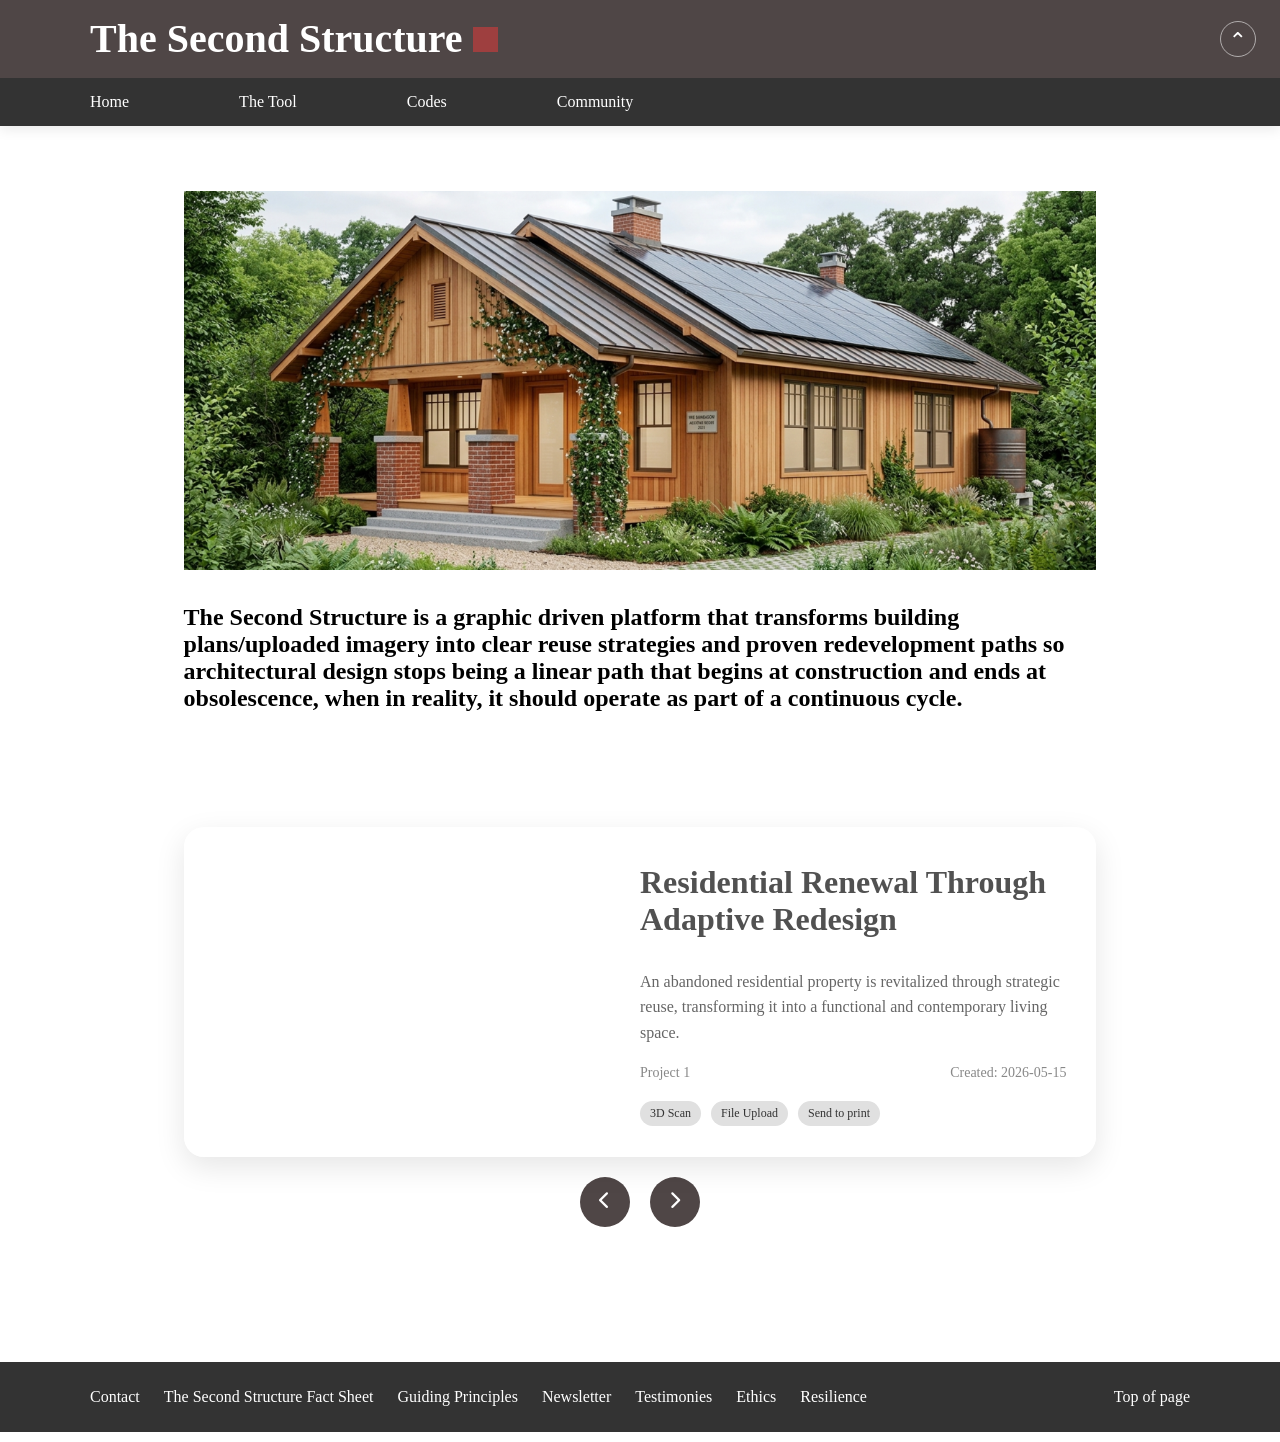
<file: index.html>
<!DOCTYPE html>
<html lang="en">
<!--sets the document code and language-->
<head>
<meta charset="utf-8" />
<meta name="viewport" content="width=device-width, initial-scale=1" />
<!--no idea but its in the instructors "cheat sheet" so I'm just leaving it in-->
<link rel="stylesheet" href="Home page.style.css">
<link rel="stylesheet" href="https://cdnjs.cloudflare.com/ajax/libs/font-awesome/6.5.1/css/all.min.css" integrity="sha512-DTOQO9RWCH3ppGqcWaEA1BIZOC6xxalwEsw9c2QQeAIftl+Vegovlnee1c9QX4TctnWMn13TZye+giMm8e2LwA==" crossorigin="anonymous" referrerpolicy="no-referrer" />
<!--<link rel="html" href="Tool_index.html"-->

<!-- as a note also ask chris how to use code such as [if (window.innerWidth < 768) {
  window.location.href = "mobile.html"; or the css version @media 
  for when the creation of the phone version become nedded]-->

  <!-- this was answered use the referenced bootstrap code, mainly the html cited in the mix and match-->

</head>

<body id="top">
<!-- -->    
    <div class="parent">
        <div class="sticky-header">
            <div class="div1">
                <h1><strong>The Second Structure</strong>
                    <span class="div1-content"></span>
                    </h1>
                <button class="nav-collapse-toggle" type="button" aria-label="Toggle navigation" aria-expanded="true">
                    <span class="nav-collapse-icon" aria-hidden="true">&#8964;</span>
                </button>
            </div>

            <div class="div2"><ul>
                <li><a href="index.html">Home</a></li>
               <!-- <li><a href="#The Tool">The Tool</a></li>-->
                <li><a href="Tool_index.html">The Tool</a></li>
                <li><a href="Codes_index.html">Codes</a></li>
                <li><a href="Community_index.html">Community</a></li>
               
              </ul>

            <!--<button type="button">Click Me!</button>-->
            </div>
        </div>

        <div class="div2a"></div>
        <!-- div2a is a spacer between the nav bar and the first content row -->

        <div class="div3"><img src="Images/Hero shot_Remodeled abandoned house.png" alt="Remodeled abandoned house"></div>
        <div class="div4"><h2>The Second Structure is a graphic driven platform that transforms building plans/uploaded imagery 
            into clear reuse strategies and proven redevelopment paths so architectural design stops being a linear path that 
            begins at construction and ends at obsolescence, when in reality, it should operate as part of a continuous cycle. </h2></div>

       <!-- <div class="div3"><img src="images/reuse building 1.png" alt="reuse building 1"></div>
         <!-- <img> is a self-closing tag for images (no closing tag needed)-->

        <!--<div class="div4"><p>Sorem ipsum dolor sit amet, consectetur adipiscing elit. Etiam eu turpis molestie, 
            dictum est a, mattis tellus. Sed dignissim, metus nec fringilla accumsan, risus sem sollicitudin lacus, 
            ut interdum tellus elit sed risus. Maecenas eget condimentum velit, sit amet feugiat lectus. Class aptent
             taciti sociosqu ad litora torquent per conubia nostra, per inceptos himenaeos. Praesent auctor purus luctus
             enim egestas, ac scelerisque ante pulvinar. Donec ut rhoncus ex. Suspendisse ac rhoncus nisl, eu tempor urna. 
             Curabitur vel bibendum lorem. Morbi convallis convallis diam sit amet lacinia. </p></div>

        <div class="div5">Sorem ipsum dolor sit amet, consectetur adipiscing elit. Etiam eu turpis molestie, 
            dictum est a, mattis tellus. Sed dignissim, metus nec fringilla accumsan, risus sem sollicitudin lacus, 
            ut interdum tellus elit sed risus. Maecenas eget condimentum velit, sit amet feugiat lectus. Class aptent
             taciti sociosqu ad litora torquent per conubia nostra, per inceptos himenaeos. Praesent auctor purus luctus
             enim egestas, ac scelerisque ante pulvinar. Donec ut rhoncus ex. Suspendisse ac rhoncus nisl, eu tempor urna. 
             Curabitur vel bibendum lorem. Morbi convallis convallis diam sit amet lacinia.</div>

        <div class="div6"><img src="images/reuse building 2.png" alt="reuse building 2"></div>
        <!-- its likely not working when you fix it becuase using the same image probably is doubling the the css code
         reuse building 2-->

        <div class="div5"></div>
        <!-- div7 is the buffer space between the top content and the carousel -->

        <div class="div20">
            <div class="ps-container">
                <div class="ps-card-container">
                    <!-- Cards will be dynamically inserted here -->
                </div>
                <div class="ps-controls">
                    <button class="ps-prev-btn" type="button" aria-label="Previous project"><i class="fas fa-chevron-left"></i></button>
                    <button class="ps-next-btn" type="button" aria-label="Next project"><i class="fas fa-chevron-right"></i></button>
                </div>
            </div>
        </div>

        <div class="div16"></div>
        <div class="div17"></div>
        <footer class="site-footer">
            <nav class="footer-links" aria-label="Footer links">
                <a href="mailto:hello@thesecondstructure.org">Contact</a>
                <a href="#">The Second Structure Fact Sheet</a>
                <a href="#">Guiding Principles</a>
                <a href="#">Newsletter</a>
                <a href="#">Testimonies</a>
                <a href="#">Ethics</a>
                <a href="#">Resilience</a>
            </nav>
            <a class="footer-top-link" href="#top">Top of page</a>
        </footer>
        <!-- so the way the flexbox works is that it creates a grid of 7 columns and 23 rows, 
         and then it places the divs in the grid in the order they are written in the html file-->

    </div>

<script src="java for Home page.js" defer></script>
</body>
</html>
</file>
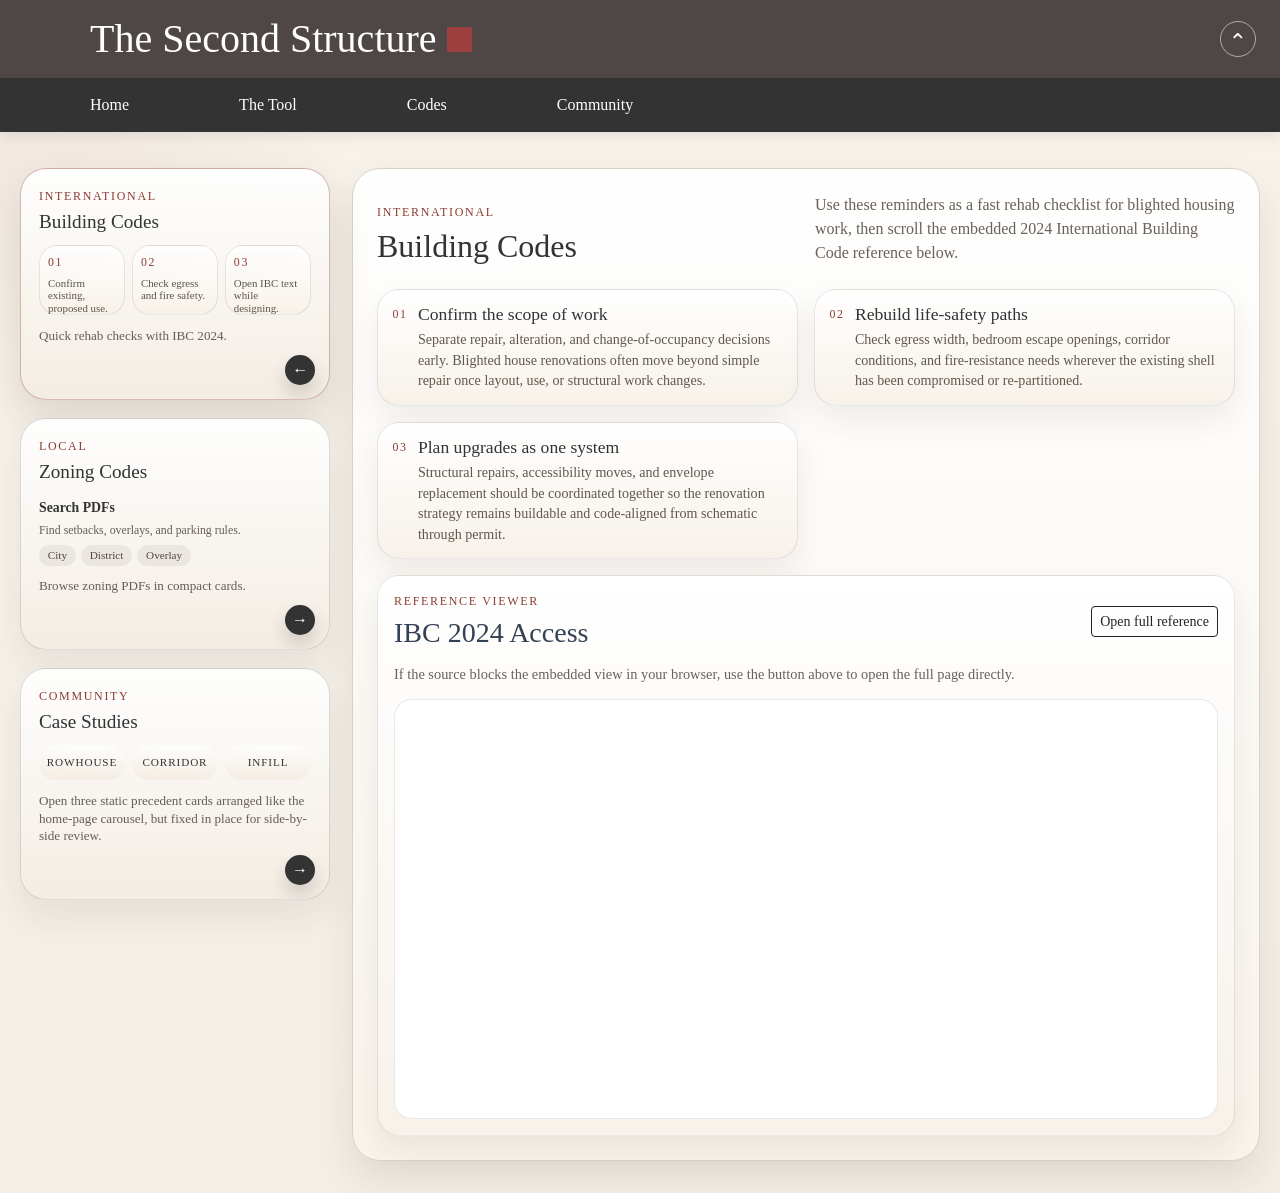
<file: Codes_index.html>
<!doctype html>
<html lang="en">
<head>
  <meta charset="utf-8">
  <meta name="viewport" content="width=device-width, initial-scale=1">
  <title>Codes to know when Iterating</title>
  <link rel="stylesheet" href="https://cdn.jsdelivr.net/npm/bootstrap@5.3.3/dist/css/bootstrap.min.css">
  <link rel="stylesheet" href="Codes_Style.css">
</head>
<body>
    <!---------------------------Nav bar starts------------------------->
    <div class="sticky-header">
      <div class="div1">
        <h1>
          The Second Structure
          <span class="div1-content"></span>
        </h1>
        <button class="nav-collapse-toggle" type="button" aria-label="Toggle navigation" aria-expanded="true">
          <span class="nav-collapse-icon" aria-hidden="true">&#8964;</span>
        </button>
      </div>
  
      <div class="div2">
        <ul>
          <li><a href="index.html">Home</a></li>
          <li><a href="Tool_index.html">The Tool</a></li>
          <li><a href="Codes_index.html">Codes</a></li>
          <li><a href="Community_index.html">Community</a></li>
        
        </ul>
      </div>
    </div>
    <!---------------------------Nav bar ends------------------------->
  
  <!---------------------------Upload Rail Portion starts------------------------->
    <div class="div2b"></div>
  
    <main class="tool-shell">
      <aside class="tool-rail" aria-label="Code reference panels">
        <section class="tool-menu active" data-panel="codes-panel">
          <div class="tool-menu-body">
            <div class="tool-menu-header">
              <p class="tool-menu-kicker">International</p>
              <h2 class="tool-menu-title">Building Codes</h2>
            </div>

            <div class="tool-menu-preview reference-preview" aria-hidden="true">
              <div class="reference-preview-grid">
                <article class="reference-preview-note">
                  <span class="reference-preview-step">01</span>
                  <p>Confirm existing, proposed use.</p>
                </article>
                <article class="reference-preview-note">
                  <span class="reference-preview-step">02</span>
                  <p>Check egress and fire safety.</p>
                </article>
                <article class="reference-preview-note">
                  <span class="reference-preview-step">03</span>
                  <p>Open IBC text while designing.</p>
                </article>
              </div>
            </div>

            <div class="tool-menu-copy">
              <p>Quick rehab checks with IBC 2024.</p>
            </div>
          </div>

          <button class="rail-arrow" type="button" data-open-panel="codes-panel" aria-label="Open Building Codes panel">
            <span>&rarr;</span>
          </button>
        </section>
  <!---------------------------Upload Rail Portion ends------------------------->

  <!---------------------------Artboard Rail Portion starts------------------------->
        <section class="tool-menu" data-panel="zoning-panel">
          <div class="tool-menu-body">
            <div class="tool-menu-header">
              <p class="tool-menu-kicker">Local</p>
              <h2 class="tool-menu-title">Zoning Codes</h2>
            </div>

            <div class="tool-menu-preview zoning-preview" aria-hidden="true">
              <div class="zoning-preview-window">
                <div class="zoning-preview-copy">
                  <strong>Search PDFs</strong>
                  <p>Find setbacks, overlays, and parking rules.</p>
                </div>
                <div class="zoning-preview-tags">
                  <span>City</span>
                  <span>District</span>
                  <span>Overlay</span>
                </div>
              </div>
            </div>

            <div class="tool-menu-copy">
              <p>Browse zoning PDFs in compact cards.</p>
            </div>
          </div>

          <button class="rail-arrow" type="button" data-open-panel="zoning-panel" aria-label="Open Zoning Codes panel">
            <span>&rarr;</span>
          </button>
        </section>
  <!---------------------------Artboard Rail Portion ends------------------------->

  <!---------------------------Renders Portion starts------------------------->
        <section class="tool-menu" data-panel="case-studies-panel">
          <div class="tool-menu-body">
            <div class="tool-menu-header">
              <p class="tool-menu-kicker">Community</p>
              <h2 class="tool-menu-title">Case Studies</h2>
            </div>

            <div class="tool-menu-preview case-preview" aria-hidden="true">
              <div class="case-preview-columns">
                <span class="case-preview-strip">Rowhouse</span>
                <span class="case-preview-strip">Corridor</span>
                <span class="case-preview-strip">Infill</span>
              </div>
            </div>

            <div class="tool-menu-copy">
              <p>Open three static precedent cards arranged like the home-page carousel, but fixed in place for side-by-side review.</p>
            </div>
          </div>

          <button class="rail-arrow" type="button" data-open-panel="case-studies-panel" aria-label="Open Case Studies panel">
            <span>&rarr;</span>
          </button>
        </section>
      </aside>
      <!---------------------------Renders Rail Portion ends------------------------->

  <!---------------------------Upload Body Portion starts------------------------->
      <section class="tool-detail" aria-live="polite">
        <div class="detail-panel active" id="codes-panel">
          <div class="detail-panel-inner div2c">
            <div class="codes-reference-shell">
              <div class="codes-reference-header">
                <div>
                  <p class="panel-kicker">International</p>
                  <h2>Building Codes</h2>
                </div>
                <p class="panel-copy">Use these reminders as a fast rehab checklist for blighted housing work, then scroll the embedded 2024 International Building Code reference below.</p>
              </div>

              <div class="codes-reference-layout">
                <section class="codes-guidance-grid" aria-label="Building code guidance for blighted house renovations">
                  <article class="code-guidance-card">
                    <p class="code-guidance-step">01</p>
                    <h3>Confirm the scope of work</h3>
                    <p>Separate repair, alteration, and change-of-occupancy decisions early. Blighted house renovations often move beyond simple repair once layout, use, or structural work changes.</p>
                  </article>

                  <article class="code-guidance-card">
                    <p class="code-guidance-step">02</p>
                    <h3>Rebuild life-safety paths</h3>
                    <p>Check egress width, bedroom escape openings, corridor conditions, and fire-resistance needs wherever the existing shell has been compromised or re-partitioned.</p>
                  </article>

                  <article class="code-guidance-card">
                    <p class="code-guidance-step">03</p>
                    <h3>Plan upgrades as one system</h3>
                    <p>Structural repairs, accessibility moves, and envelope replacement should be coordinated together so the renovation strategy remains buildable and code-aligned from schematic through permit.</p>
                  </article>
                </section>

                <section class="codes-embed-panel" aria-labelledby="ibcViewerTitle">
                  <div class="codes-embed-header">
                    <div>
                      <p class="panel-kicker">Reference Viewer</p>
                      <h3 id="ibcViewerTitle">IBC 2024 Access</h3>
                    </div>
                    <a class="btn btn-outline-dark btn-sm" href="https://codes.iccsafe.org/content/IBC2024P1" target="_blank" rel="noreferrer">Open full reference</a>
                  </div>
                  <p class="codes-embed-note">If the source blocks the embedded view in your browser, use the button above to open the full page directly.</p>
                  <iframe class="codes-embed-frame" src="https://codes.iccsafe.org/content/IBC2024P1" title="International Building Code 2024 reference"></iframe>
                </section>
              </div>
            </div>
          </div>
        </div>
  <!---------------------------Upload Body Portion end------------------------->

  <!---------------------------Artboard Body Portion starts------------------------->
        <div class="detail-panel" id="zoning-panel">
          <div class="detail-panel-inner div3">
            <div class="zoning-shell">
              <div class="zoning-header">
                <div>
                  <p class="panel-kicker">Local</p>
                  <h2>Zoning Codes</h2>
                </div>
                <p class="panel-copy">Search a starter library of official zoning PDFs and code references. The results stay in small window-style cards so you can scan multiple jurisdictions at once.</p>
              </div>

              <div class="zoning-toolbar">
                <label class="zoning-search-bar" for="zoningSearchInput">
                  <span class="visually-hidden">Search zoning PDFs</span>
                  <input type="search" id="zoningSearchInput" placeholder="Search by city, district, overlay, setbacks, parking, adaptive reuse...">
                </label>
                <p class="zoning-result-count" id="zoningResultCount" aria-live="polite"></p>
              </div>

              <div class="zoning-results" id="zoningResults"></div>
            </div>
          </div>
        </div>
  <!---------------------------Artboard Body Portion ends------------------------->

  <!---------------------------Renders Body Portion starts------------------------->
        <div class="detail-panel" id="case-studies-panel">
          <div class="detail-panel-inner div4">
            <div class="case-studies-shell">
              <div class="case-studies-header">
                <div>
                  <p class="panel-kicker">Community</p>
                  <h2>Case Studies</h2>
                </div>
                <p class="panel-copy">Three static precedent cards.</p>
              </div>

              <div class="case-study-columns" aria-label="Community case studies">
                <article class="case-study-card">
                  <img class="case-study-media" src="Images/Front face render.png" alt="Rowhouse stabilization and interior reset case study image">
                  <div class="case-study-body">
                    <p class="case-study-index">Case 01</p>
                    <h3>Rowhouse Stabilization + Interior Reset</h3>
                    <p>A vacant residential shell is retained, reinforced, and reorganized into a code-compliant home with clearer egress, upgraded envelope work, and phased interior rebuilding.</p>
                    <div class="case-study-meta">
                      <span>Residential</span>
                      <span>Rehab</span>
                      <span>Phased Work</span>
                    </div>
                    <div class="case-study-links">
                      <a href="https://codes.iccsafe.org/content/IBC2024P1" target="_blank" rel="noreferrer">Code Lens</a>
                      <a href="Tool_index.html">Open Tool</a>
                    </div>
                  </div>
                </article>

                <article class="case-study-card">
                  <img class="case-study-media" src="Images/Project 1_Corridor Live-Work Conversion.png" alt="Corridor live work conversion case study image">
                  <div class="case-study-body">
                    <p class="case-study-index">Case 02</p>
                    <h3>Corridor Live/Work Conversion</h3>
                    <p>A distressed storefront is adapted into a mixed-use prototype that pairs ground-floor community activity with upper-level residential reuse and tighter frontage controls.</p>
                    <div class="case-study-meta">
                      <span>Mixed-Use</span>
                      <span>Main Street</span>
                      <span>Overlay</span>
                    </div>
                    <div class="case-study-links">
                      <a href="https://codes.baltimorecity.gov/us/md/cities/baltimore/ordinances/2025/25-015" target="_blank" rel="noreferrer">Policy Note</a>
                      <a href="Tool_index.html">Design Tool</a>
                    </div>
                  </div>
                </article>

                <article class="case-study-card">
                  <img class="case-study-media" src="Images/reuse plot 1.png" alt="Infill house on a reclaimed lot case study image">
                  <div class="case-study-body">
                    <p class="case-study-index">Case 03</p>
                    <h3>Infill House on a Reclaimed Lot</h3>
                    <p>A long-vacant parcel becomes a small infill residence shaped by local setbacks, lot width, and neighborhood character controls, with zoning guiding the early massing decisions.</p>
                    <div class="case-study-meta">
                      <span>Infill</span>
                      <span>Setbacks</span>
                      <span>Zoning Fit</span>
                    </div>
                    <div class="case-study-links">
                      <a href="https://www.phila.gov/media/20260213170558/ZONING-QUICK-GUIDE_feb-2026.pdf" target="_blank" rel="noreferrer">Zoning PDF</a>
                      <a href="Index Home Page.html">Home</a>
                    </div>
                  </div>
                </article>
              </div>
            </div>
          </div>
        </div>
      </section>
    </main>
  <!---------------------------Renders Body Portion Ends------------------------->

    <script src="Codes_Script.js" defer></script>
    <script src="https://cdn.jsdelivr.net/npm/bootstrap@5.3.3/dist/js/bootstrap.bundle.min.js"></script>
  </body>
  </html>
</file>
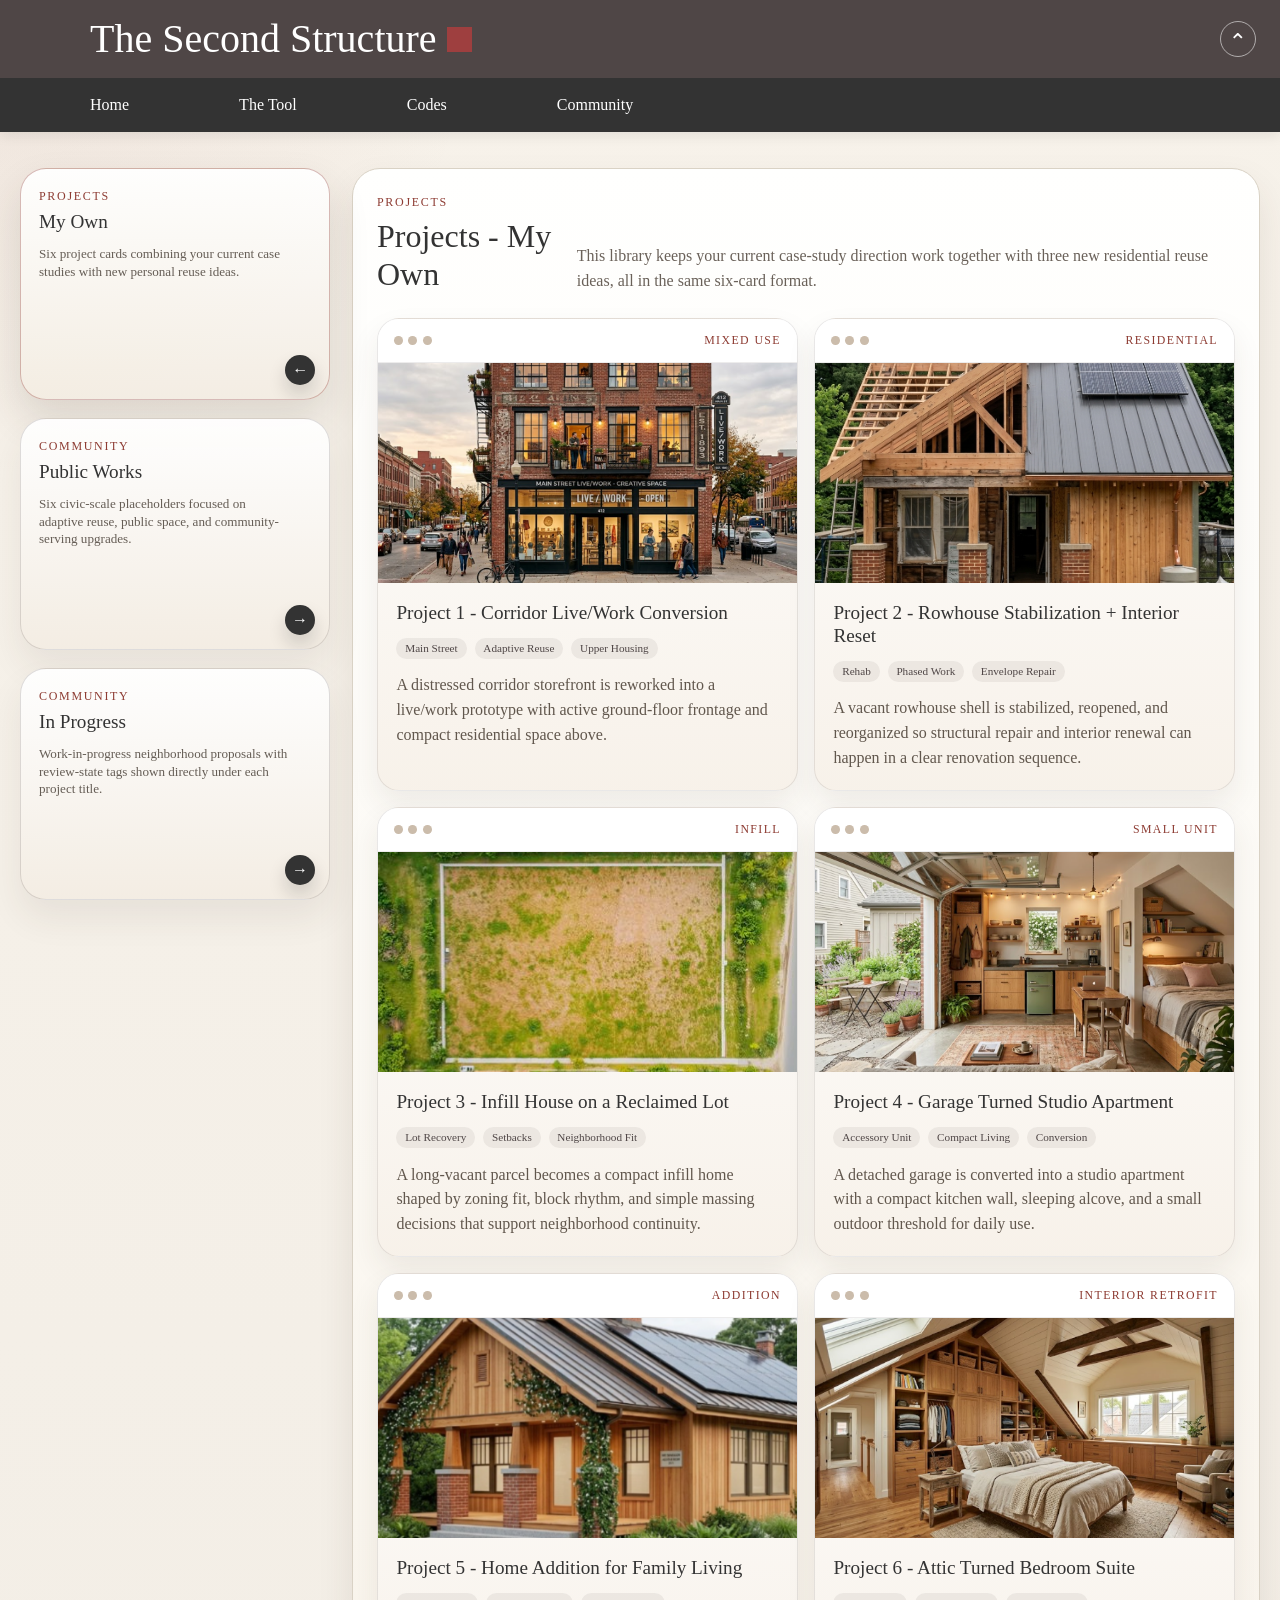
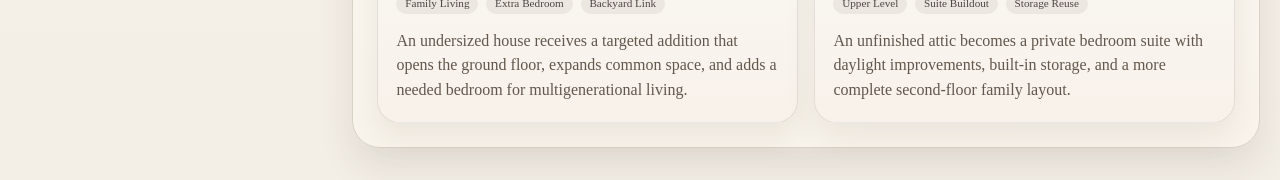
<file: Community_index.html>
<!doctype html>
<html lang="en">
<head>
  <meta charset="utf-8">
  <meta name="viewport" content="width=device-width, initial-scale=1">
  <title>Community Project Library</title>
  <link rel="stylesheet" href="https://cdn.jsdelivr.net/npm/bootstrap@5.3.3/dist/css/bootstrap.min.css">
  <link rel="stylesheet" href="Community_Styles.css">
</head>

<body>
  <div class="sticky-header">
    <div class="div1">
      <h1>
        The Second Structure
        <span class="div1-content"></span>
      </h1>
      <button class="nav-collapse-toggle" type="button" aria-label="Toggle navigation" aria-expanded="true">
        <span class="nav-collapse-icon" aria-hidden="true">&#8964;</span>
      </button>
    </div>

    <div class="div2">
      <ul>
        <li><a href="index.html">Home</a></li>
        <li><a href="Tool_index.html">The Tool</a></li>
        <li><a href="Codes_index.html">Codes</a></li>
        <li><a href="Community_index.html">Community</a></li>
        
      </ul>
    </div>
  </div>

  <div class="div2b"></div>

  <main class="tool-shell">
    <aside class="tool-rail" aria-label="Community project panels">
      <section class="tool-menu active" data-panel="my-projects-panel">
        <div class="tool-menu-body">
          <div class="tool-menu-header">
            <p class="tool-menu-kicker">Projects</p>
            <h2 class="tool-menu-title">My Own</h2>
          </div>

          <div class="tool-menu-copy">
            <p>Six project cards combining your current case studies with new personal reuse ideas.</p>
          </div>
        </div>

        <button class="rail-arrow" type="button" data-open-panel="my-projects-panel" aria-label="Open My Own projects panel">
          <span>&rarr;</span>
        </button>
      </section>

      <section class="tool-menu" data-panel="public-works-panel">
        <div class="tool-menu-body">
          <div class="tool-menu-header">
            <p class="tool-menu-kicker">Community</p>
            <h2 class="tool-menu-title">Public Works</h2>
          </div>

          <div class="tool-menu-copy">
            <p>Six civic-scale placeholders focused on adaptive reuse, public space, and community-serving upgrades.</p>
          </div>
        </div>

        <button class="rail-arrow" type="button" data-open-panel="public-works-panel" aria-label="Open Public Works panel">
          <span>&rarr;</span>
        </button>
      </section>

      <section class="tool-menu" data-panel="in-progress-panel">
        <div class="tool-menu-body">
          <div class="tool-menu-header">
            <p class="tool-menu-kicker">Community</p>
            <h2 class="tool-menu-title">In Progress</h2>
          </div>

          <div class="tool-menu-copy">
            <p>Work-in-progress neighborhood proposals with review-state tags shown directly under each project title.</p>
          </div>
        </div>

        <button class="rail-arrow" type="button" data-open-panel="in-progress-panel" aria-label="Open In Progress panel">
          <span>&rarr;</span>
        </button>
      </section>
    </aside>

    <section class="tool-detail" aria-live="polite">
      <div class="detail-panel active" id="my-projects-panel">
        <div class="detail-panel-inner">
          <div class="community-shell">
            <div class="community-header">
              <div>
                <p class="panel-kicker">Projects</p>
                <h2>Projects - My Own</h2>
              </div>
              <p class="panel-copy">This library keeps your current case-study direction work together with three new residential reuse ideas, all in the same six-card format.</p>
            </div>

            <div class="community-project-grid" aria-label="My Own project library">
              <article class="community-card">
                <div class="community-card-top">
                  <div class="community-card-dots" aria-hidden="true"><span></span><span></span><span></span></div>
                  <span class="community-card-type">Mixed Use</span>
                </div>
                <img class="community-card-media" src="Images/Project 1_Corridor Live-Work Conversion.png" alt="Corridor live work conversion project image" loading="lazy">
                <div class="community-card-body">
                  <h3>Project 1 - Corridor Live/Work Conversion</h3>
                  <div class="community-chip-row">
                    <span>Main Street</span>
                    <span>Adaptive Reuse</span>
                    <span>Upper Housing</span>
                  </div>
                  <p>A distressed corridor storefront is reworked into a live/work prototype with active ground-floor frontage and compact residential space above.</p>
                </div>
              </article>

              <article class="community-card">
                <div class="community-card-top">
                  <div class="community-card-dots" aria-hidden="true"><span></span><span></span><span></span></div>
                  <span class="community-card-type">Residential</span>
                </div>
                <img class="community-card-media" src="Images/Front face render.png" alt="Rowhouse stabilization and interior reset project image" loading="lazy">
                <div class="community-card-body">
                  <h3>Project 2 - Rowhouse Stabilization + Interior Reset</h3>
                  <div class="community-chip-row">
                    <span>Rehab</span>
                    <span>Phased Work</span>
                    <span>Envelope Repair</span>
                  </div>
                  <p>A vacant rowhouse shell is stabilized, reopened, and reorganized so structural repair and interior renewal can happen in a clear renovation sequence.</p>
                </div>
              </article>

              <article class="community-card">
                <div class="community-card-top">
                  <div class="community-card-dots" aria-hidden="true"><span></span><span></span><span></span></div>
                  <span class="community-card-type">Infill</span>
                </div>
                <img class="community-card-media" src="Images/reuse plot 1.png" alt="Infill house reclaimed lot project image" loading="lazy">
                <div class="community-card-body">
                  <h3>Project 3 - Infill House on a Reclaimed Lot</h3>
                  <div class="community-chip-row">
                    <span>Lot Recovery</span>
                    <span>Setbacks</span>
                    <span>Neighborhood Fit</span>
                  </div>
                  <p>A long-vacant parcel becomes a compact infill home shaped by zoning fit, block rhythm, and simple massing decisions that support neighborhood continuity.</p>
                </div>
              </article>

              <article class="community-card">
                <div class="community-card-top">
                  <div class="community-card-dots" aria-hidden="true"><span></span><span></span><span></span></div>
                  <span class="community-card-type">Small Unit</span>
                </div>
                <img class="community-card-media" src="Images/Project 4 - Garage Turned Studio Apartment.png" alt="Garage turned studio apartment project image" loading="lazy">
                <div class="community-card-body">
                  <h3>Project 4 - Garage Turned Studio Apartment</h3>
                  <div class="community-chip-row">
                    <span>Accessory Unit</span>
                    <span>Compact Living</span>
                    <span>Conversion</span>
                  </div>
                  <p>A detached garage is converted into a studio apartment with a compact kitchen wall, sleeping alcove, and a small outdoor threshold for daily use.</p>
                </div>
              </article>

              <article class="community-card">
                <div class="community-card-top">
                  <div class="community-card-dots" aria-hidden="true"><span></span><span></span><span></span></div>
                  <span class="community-card-type">Addition</span>
                </div>
                <img class="community-card-media" src="Images/Fixed house render.png" alt="Home addition for family living placeholder image" loading="lazy">
                <div class="community-card-body">
                  <h3>Project 5 - Home Addition for Family Living</h3>
                  <div class="community-chip-row">
                    <span>Family Living</span>
                    <span>Extra Bedroom</span>
                    <span>Backyard Link</span>
                  </div>
                  <p>An undersized house receives a targeted addition that opens the ground floor, expands common space, and adds a needed bedroom for multigenerational living.</p>
                </div>
              </article>

              <article class="community-card">
                <div class="community-card-top">
                  <div class="community-card-dots" aria-hidden="true"><span></span><span></span><span></span></div>
                  <span class="community-card-type">Interior Retrofit</span>
                </div>
                <img class="community-card-media" src="Images/Project 6 - Attic Turned Bedroom Suite.png" alt="Attic turned bedroom suite project image" loading="lazy">
                <div class="community-card-body">
                  <h3>Project 6 - Attic Turned Bedroom Suite</h3>
                  <div class="community-chip-row">
                    <span>Upper Level</span>
                    <span>Suite Buildout</span>
                    <span>Storage Reuse</span>
                  </div>
                  <p>An unfinished attic becomes a private bedroom suite with daylight improvements, built-in storage, and a more complete second-floor family layout.</p>
                </div>
              </article>
            </div>
          </div>
        </div>
      </div>

      <div class="detail-panel" id="public-works-panel">
        <div class="detail-panel-inner">
          <div class="community-shell">
            <div class="community-header">
              <div>
                <p class="panel-kicker">Community</p>
                <h2>Community - Public Works</h2>
              </div>
              <p class="panel-copy">These six placeholder civic studies extend the same stacked card system into transit, education, open space, housing, and public-serving infrastructure upgrades.</p>
            </div>

            <div class="community-project-grid" aria-label="Public Works project library">
              <article class="community-card">
                <div class="community-card-top">
                  <div class="community-card-dots" aria-hidden="true"><span></span><span></span><span></span></div>
                  <span class="community-card-type">Transit Reuse</span>
                </div>
                <img class="community-card-media" src="Images/Project 1 - Train Station to Shops and Housing.png" alt="Train station to shops and housing project image" loading="lazy">
                <div class="community-card-body">
                  <h3>Project 1 - Train Station to Shops and Housing</h3>
                  <div class="community-chip-row">
                    <span>Transit</span>
                    <span>Retail</span>
                    <span>Housing</span>
                  </div>
                  <p>An underused station structure is rebuilt into a mixed-use destination with commuter-facing retail below and housing layered above the public concourse.</p>
                </div>
              </article>

              <article class="community-card">
                <div class="community-card-top">
                  <div class="community-card-dots" aria-hidden="true"><span></span><span></span><span></span></div>
                  <span class="community-card-type">Education</span>
                </div>
                <img class="community-card-media" src="Images/Project 2 - School Expansion for More Students.png" alt="School expansion for more students project image" loading="lazy">
                <div class="community-card-body">
                  <h3>Project 2 - School Expansion for More Students</h3>
                  <div class="community-chip-row">
                    <span>Classrooms</span>
                    <span>Capacity</span>
                    <span>Campus Growth</span>
                  </div>
                  <p>An existing school expands with added classroom wings, clearer student circulation, and a phased construction plan that keeps learning spaces active.</p>
                </div>
              </article>

              <article class="community-card">
                <div class="community-card-top">
                  <div class="community-card-dots" aria-hidden="true"><span></span><span></span><span></span></div>
                  <span class="community-card-type">Open Space</span>
                </div>
                <img class="community-card-media" src="Images/reuse building 2.png" alt="Old factory turned public park placeholder image" loading="lazy">
                <div class="community-card-body">
                  <h3>Project 3 - Old Factory Turned Public Park</h3>
                  <div class="community-chip-row">
                    <span>Cleanup</span>
                    <span>Landscape</span>
                    <span>Industry Memory</span>
                  </div>
                  <p>A former industrial parcel is reclaimed as a public park that keeps fragments of the old factory while opening new recreation and gathering space.</p>
                </div>
              </article>

              <article class="community-card">
                <div class="community-card-top">
                  <div class="community-card-dots" aria-hidden="true"><span></span><span></span><span></span></div>
                  <span class="community-card-type">Civic Upgrade</span>
                </div>
                <img class="community-card-media" src="Images/Project 4 - City Plaza and Community Center Upgrade.png" alt="City plaza and community center upgrade project image" loading="lazy">
                <div class="community-card-body">
                  <h3>Project 4 - City Plaza and Community Center Upgrade</h3>
                  <div class="community-chip-row">
                    <span>Plaza</span>
                    <span>Events</span>
                    <span>Public Interior</span>
                  </div>
                  <p>A downtown plaza and its adjoining community center are refreshed together to support events, everyday use, and safer access across the site.</p>
                </div>
              </article>

              <article class="community-card">
                <div class="community-card-top">
                  <div class="community-card-dots" aria-hidden="true"><span></span><span></span><span></span></div>
                  <span class="community-card-type">Housing Conversion</span>
                </div>
                <img class="community-card-media" src="Images/T2 Large Render.png" alt="Parking garage turned into housing placeholder image" loading="lazy">
                <div class="community-card-body">
                  <h3>Project 5 - Parking Garage Turned into Housing</h3>
                  <div class="community-chip-row">
                    <span>Reuse</span>
                    <span>Structure</span>
                    <span>Housing</span>
                  </div>
                  <p>An oversized parking structure is studied as a housing retrofit with new facade openings, circulation cores, and shared rooftop community space.</p>
                </div>
              </article>

              <article class="community-card">
                <div class="community-card-top">
                  <div class="community-card-dots" aria-hidden="true"><span></span><span></span><span></span></div>
                  <span class="community-card-type">Learning Space</span>
                </div>
                <img class="community-card-media" src="Images/Office to compartment Floorplan.png" alt="Library expansion with digital spaces placeholder image" loading="lazy">
                <div class="community-card-body">
                  <h3>Project 6 - Library Expansion with Digital Spaces</h3>
                  <div class="community-chip-row">
                    <span>Library</span>
                    <span>Digital Labs</span>
                    <span>Study Rooms</span>
                  </div>
                  <p>A neighborhood library grows to include digital production rooms, larger study areas, and flexible public learning spaces for different age groups.</p>
                </div>
              </article>
            </div>
          </div>
        </div>
      </div>

      <div class="detail-panel" id="in-progress-panel">
        <div class="detail-panel-inner">
          <div class="community-shell">
            <div class="community-header">
              <div>
                <p class="panel-kicker">Community</p>
                <h2>Community - In Progress</h2>
              </div>
              <p class="panel-copy">These six active concepts keep the same project-card format, with gray review-state tags placed directly below the titles to echo your case-study metadata style.</p>
            </div>

            <div class="community-project-grid" aria-label="In Progress project library">
              <article class="community-card">
                <div class="community-card-top">
                  <div class="community-card-dots" aria-hidden="true"><span></span><span></span><span></span></div>
                  <span class="community-card-type">Corner Retrofit</span>
                </div>
                <img class="community-card-media" src="Images/T2 render 1.png" alt="Mixed use corner retrofit placeholder image" loading="lazy">
                <div class="community-card-body">
                  <h3>Project 1 - Mixed Use Corner Retrofit</h3>
                  <div class="community-chip-row community-chip-row-status">
                    <span>Submitted Proposal</span>
                    <span>Needs Review</span>
                    <span>Street Activation</span>
                  </div>
                  <p>A neighborhood corner building is being reshaped into small-format retail below with compact housing above and a stronger street-facing entry condition.</p>
                </div>
              </article>

              <article class="community-card">
                <div class="community-card-top">
                  <div class="community-card-dots" aria-hidden="true"><span></span><span></span><span></span></div>
                  <span class="community-card-type">Micro Housing</span>
                </div>
                <img class="community-card-media" src="Images/reuse plot 1.png" alt="Vacant lot micro housing placeholder image" loading="lazy">
                <div class="community-card-body">
                  <h3>Project 2 - Vacant Lot Micro Housing</h3>
                  <div class="community-chip-row community-chip-row-status">
                    <span>In Development</span>
                    <span>Needs Review</span>
                    <span>Small Footprint</span>
                  </div>
                  <p>A micro-housing cluster is being tested on a narrow vacant lot with shared outdoor space and tightly organized utility and access strategies.</p>
                </div>
              </article>

              <article class="community-card">
                <div class="community-card-top">
                  <div class="community-card-dots" aria-hidden="true"><span></span><span></span><span></span></div>
                  <span class="community-card-type">Food Access</span>
                </div>
                <img class="community-card-media" src="Images/reuse building 1.png" alt="Retail to community kitchen placeholder image" loading="lazy">
                <div class="community-card-body">
                  <h3>Project 3 - Retail to Community Kitchen</h3>
                  <div class="community-chip-row community-chip-row-status">
                    <span>Submitted Proposal</span>
                    <span>In Development</span>
                    <span>Needs Review</span>
                  </div>
                  <p>An empty retail space is being reimagined as a shared community kitchen with teaching space, pantry support, and visible public access from the sidewalk.</p>
                </div>
              </article>

              <article class="community-card">
                <div class="community-card-top">
                  <div class="community-card-dots" aria-hidden="true"><span></span><span></span><span></span></div>
                  <span class="community-card-type">Adaptive Reuse</span>
                </div>
                <img class="community-card-media" src="Images/T2 render 2.png" alt="Adaptive warehouse studios placeholder image" loading="lazy">
                <div class="community-card-body">
                  <h3>Project 4 - Adaptive Warehouse Studios</h3>
                  <div class="community-chip-row community-chip-row-status">
                    <span>In Development</span>
                    <span>Needs Review</span>
                    <span>Structure Check</span>
                  </div>
                  <p>A warehouse shell is under study as a studio hub with shared production space, maker units, and common circulation woven into the existing frame.</p>
                </div>
              </article>

              <article class="community-card">
                <div class="community-card-top">
                  <div class="community-card-dots" aria-hidden="true"><span></span><span></span><span></span></div>
                  <span class="community-card-type">Office Reuse</span>
                </div>
                <img class="community-card-media" src="Images/Office to compartment Floorplan.png" alt="Suburban office housing conversion placeholder image" loading="lazy">
                <div class="community-card-body">
                  <h3>Project 5 - Suburban Office Housing Conversion</h3>
                  <div class="community-chip-row community-chip-row-status">
                    <span>Submitted Proposal</span>
                    <span>Needs Review</span>
                    <span>Housing Fit</span>
                  </div>
                  <p>An office building with deep floor plates is being tested for housing conversion through carved light courts, shared amenities, and new unit organization.</p>
                </div>
              </article>

              <article class="community-card">
                <div class="community-card-top">
                  <div class="community-card-dots" aria-hidden="true"><span></span><span></span><span></span></div>
                  <span class="community-card-type">Neighborhood Infill</span>
                </div>
                <img class="community-card-media" src="Images/Front face render.png" alt="Neighborhood infill housing placeholder image" loading="lazy">
                <div class="community-card-body">
                  <h3>Project 6 - Neighborhood Infill Housing</h3>
                  <div class="community-chip-row community-chip-row-status">
                    <span>In Development</span>
                    <span>Needs Review</span>
                    <span>Block Fit</span>
                  </div>
                  <p>A small housing infill study is being shaped around neighborhood scale, shared entries, and a repeating unit strategy that can adapt across similar lots.</p>
                </div>
              </article>
            </div>
          </div>
        </div>
      </div>
    </section>
  </main>

  <script src="Community_Scripts.js" defer></script>
  <script src="https://cdn.jsdelivr.net/npm/bootstrap@5.3.3/dist/js/bootstrap.bundle.min.js"></script>
</body>
</html>
</file>
<file: Home page.style.css>
/*
.parent {
    display: grid;
    grid-template-columns: repeat(7, 1fr);
    grid-template-rows: repeat(23, 1fr);
    gap: 10px;
}
/*this is the parent container which is the grid that contains all the divs*/
   /* 
.div1 {
    grid-column: span 7 / span 7;
    padding-left: 90px;
    background-color: rgb(79, 70, 70);
    color: white;
    white-space: nowrap;

}
/* this is div1 which is the main container for the text and the little red box*/
/*
.div1-content {
    display: flex;
    flex-direction: column;
    justify-content: center;
    align-items: center;
    width: 25px;
    height: 25px;
    background-color: rgb(158, 63, 63);
    white-space: nowrap;
}
/* this is div1 content which is the little red box below the text*/

/* Parent Grid Layout */
/*dont use the above css but try to learn from it*/
/* Parent grid v2 
.parent {
    display: grid;
    grid-template-columns: repeat(7, 1fr);
    grid-template-rows: repeat(23, 1fr);
    gap: 5px;}*/

    /* at some point adjust the parent css so that the space between the used space is smaller*/
    
    /* in this parent grid v3 the agent recommended switching from 
     grid-template-rows: repeat(23, 1fr); to  grid-template-rows: repeat(23, auto);
     the fix did work well
     however for future work figuring out how to optimize the auto for something else or adjusting the 
     gap on a space by space basis may be more appropritate as chris*/

    :root {
        --pinned-header-height: 0px;
        --primary-color: #515151;
        --secondary-color: #4F4646;
        --background-color: #f8f9fa;
        --text-color: #333;
        --card-background: #fff;
        --shadow-color: rgba(0, 0, 0, 0.1);
    }
    /* this is where java is pinning the header/nav bar to*/

    body {
        margin: 0;
        font-family: "Times New Roman", Times, serif;
    }

    .parent {
        display: grid;
        grid-template-columns: repeat(7, 1fr);
        grid-template-rows: repeat(23, auto);
        gap: 5px;
        }

    /* Main container  added a height percentage clause to mage the over lap but
    now the gap between the divs is the main issue again*/ 
    .sticky-header {
    grid-column: 1 / -1;
    grid-row-start: 1;
    position: sticky;
    top: 0;
    z-index: 1000;
    background: white;
    width: 100%;
    box-shadow: 0 4px 12px rgba(0, 0, 0, 0.08);
    }

    .div1 {
    padding-left: 90px;
    padding: 15px 76px 15px 90px;
    /*height: 50%;
    removed after fixing the row spacing issue might still be needed*/
    background-color: rgb(79,70,70);
    color: white;
    position: relative;
    }
    
    /* Keeps the text and box on one line */
    .div1 h1{
    display: flex;
    align-items: center;
    gap: 10px;
    margin: 0;
    font-size: calc(1.375rem + 1.5vw);
    line-height: 1.2;
    }

    @media (min-width: 1200px) {
    .div1 h1 {
        font-size: 2.5rem;
    }
    }
    
    /* Red square box */
.div1-content{
    width: 25px;
    height: 25px;
    background-color: rgb(158,63,63);
    display: inline-block;
    }

/*.div1 span{
    transform: scaleY(0.8);
    transform-origin: center;
}*/ 

.div2 {
    padding-left: 00px;
    /*background-color: rgb(79, 70, 70);*/
    color: white;
    white-space: nowrap;
    max-height: 260px;
    overflow: hidden;
    opacity: 1;
    transform: translateY(0);
    transition: max-height 0.28s ease, opacity 0.22s ease, transform 0.28s ease;
}

.sticky-header.nav-collapsed .div2 {
    max-height: 0;
    opacity: 0;
    pointer-events: none;
    transform: translateY(-100%);
}

    .nav-collapse-toggle {
    position: absolute;
    right: 24px;
    top: 50%;
    transform: translateY(-50%);
    display: inline-flex;
    align-items: center;
    justify-content: center;
    width: 36px;
    height: 36px;
    padding: 0;
    border: 1px solid rgba(255, 255, 255, 0.55);
    border-radius: 999px;
    background: transparent;
    color: #fff;
    cursor: pointer;
}

.nav-collapse-icon {
    display: flex;
    align-items: center;
    justify-content: center;
    width: 1em;
    height: 1em;
    font-size: 1.35rem;
    line-height: 1;
    transform: rotate(180deg);
    transition: transform 0.24s ease;
}

.sticky-header.nav-collapsed .nav-collapse-icon {
    transform: rotate(0deg);
}

.div2 ul {
    list-style-type: none;
    margin: 0;
    padding: 0;
    overflow: hidden;
    background-color: #333333;
  }

.div2 ul li {
    float: left;
  }

  .div2 ul li a {
    display: block;
    color: white;
    text-align: center;
    padding: 15px 20px 15px 90px;
    text-decoration: none;
  }

.div2 ul li a:hover {
    background-color: #111111;
  }

/* .div2/.div19 are the same divs but with different grid positions for ease of use*/

.div2a {
    grid-column: span 7 / span 7;
    grid-row-start: 3;
    min-height: 50px;
}

.div3 {
    grid-column: span 2 / span 5;
    grid-row: span 2 / span 2;
    grid-column-start: 2;
    grid-row-start: 4;
}

.div3 img {
    width: 100%;
    height: auto;
    justify-content: center;
}

.div3a {
    grid-column: span 7 / span 7;
    grid-row-start: 4;
    min-height: 10px;
}

.div4{
    grid-column: span 2 / span 5;
    grid-row: span 2 / span 2;
    grid-column-start: 2;
    grid-row-start: 7;
}
/* why does adding the .div4 add a wierd padding to the right*/

/*.div3 {
    grid-column: span 2 / span 2;
    grid-row: span 2 / span 2;
    grid-column-start: 2;
    grid-row-start: 4;
}

.div3 img {
    width: 100%;
    height: auto;
    justify-content: center;
}

.div4 {
    grid-column: span 2 / span 2;
    grid-row: span 2 / span 2;
    grid-column-start: 5;
    grid-row-start: 4;
}*/


.div20 {
    grid-column: 2 / span 5;
    grid-row: 11 / span 4;
    min-height: 150px;
}

/*---------------Carousel Container---------------*/

.ps-container {
    width: 100%;
    height: 100%;
    min-height: 400px;
    margin: 0;
    padding: 0;
    display: flex;
    flex-direction: column;
    gap: 20px;
}

.ps-card-container {
    position: relative;
    flex: 1;
    min-height: 320px;
    overflow: hidden;
    border-radius: 20px;
    box-shadow: 0 10px 30px var(--shadow-color);
    background-color: var(--card-background);
}

.ps-card {
    position: absolute;
    inset: 0;
    display: flex;
    align-items: center;
    background-color: var(--card-background);
    border-radius: 20px;
    overflow: hidden;
    transition: transform 0.8s cubic-bezier(0.175, 0.885, 0.32, 1.275), opacity 0.8s ease;
}

.ps-card-content {
    display: flex;
    width: 100%;
    height: 100%;
}

.ps-card-image {
    flex: 1;
    background-size: cover;
    background-position: center;
    transition: transform 0.5s ease;
}

.ps-card:hover .ps-card-image {
    transform: scale(1.05);
}

.ps-card-info {
    flex: 1;
    padding: 30px;
    display: flex;
    flex-direction: column;
    justify-content: center;
}

.ps-card-title {
    font-size: 32px;
    font-weight: 700;
    margin-bottom: 15px;
    color: var(--primary-color);
}

.ps-card-description {
    font-size: 16px;
    line-height: 1.6;
    margin-bottom: 20px;
    color: #666;
}

.ps-card-meta {
    display: flex;
    justify-content: space-between;
    margin-bottom: 20px;
}

.ps-card-count,
.ps-card-date {
    font-size: 14px;
    color: #888;
}

.ps-card-tags {
    display: flex;
    flex-wrap: wrap;
    gap: 10px;
    margin-bottom: 20px;
}

.ps-card-tag {
    font-size: 12px;
    padding: 5px 10px;
    background-color: #e0e0e0;
    color: #333;
    border-radius: 15px;
}

.ps-card-links {
    display: flex;
    gap: 15px;
    margin-bottom: 25px;
}

.ps-card-link {
    text-decoration: none;
    color: #fff;
    background-color: var(--primary-color);
    padding: 10px 20px;
    border-radius: 25px;
    font-size: 16px;
    font-weight: 600;
    transition: background-color 0.3s ease, transform 0.2s ease;
}

.ps-card-link:hover {
    background-color: #2980b9;
    transform: translateY(-2px);
}

.ps-card-progress {
    font-size: 16px;
    padding: 8px 15px;
    border-radius: 20px;
    display: inline-block;
    margin-bottom: 25px;
    font-weight: 600;
    text-transform: uppercase;
}

.ps-card-progress.pending {
    background-color: #ffeaa7;
    color: #fdcb6e;
}

.ps-card-progress.completed {
    background-color: #55efc4;
    color: #00b894;
}

.ps-card-progress.on-hold {
    background-color: #fab1a0;
    color: #e17055;
}

.ps-controls {
    display: flex;
    justify-content: center;
    align-items: center;
    gap: 20px;
}

.ps-prev-btn,
.ps-next-btn {
    background-color: var(--secondary-color);
    color: #fff;
    border: none;
    border-radius: 50%;
    width: 50px;
    height: 50px;
    font-size: 18px;
    cursor: pointer;
    transition: background-color 0.3s ease, transform 0.2s ease;
}

.ps-prev-btn:hover,
.ps-next-btn:hover {
    background-color: #27ae60;
    transform: scale(1.1);
}

@media (max-width: 1024px) {
    .ps-card-container {
        min-height: 500px;
    }

    .ps-card-title {
        font-size: 28px;
    }

    .ps-card-description {
        font-size: 14px;
    }
}

@media (max-width: 768px) {
    .div20 {
        grid-column: 1 / -1;
        min-height: 640px;
        padding: 0 16px;
        box-sizing: border-box;
    }

    .ps-container {
        min-height: 620px;
        gap: 14px;
    }

    .ps-card-container {
        min-height: 560px;
        border-radius: 16px;
    }

    .ps-card {
        position: absolute;
        flex-direction: column;
        align-items: stretch;
        min-height: 0;
    }

    .ps-card-content {
        flex-direction: column;
        min-height: 100%;
    }

    .ps-card-image {
        flex: 0 0 230px;
        order: 0 !important;
        min-height: 230px;
        width: 100%;
    }

    .ps-card-info {
        flex: 1;
        order: 1 !important;
        justify-content: flex-start;
        padding: 22px;
        overflow-y: auto;
    }

    .ps-card-title {
        font-size: 1.35rem;
        line-height: 1.18;
        margin-bottom: 12px;
    }

    .ps-card-description {
        font-size: 0.92rem;
        line-height: 1.45;
        margin-bottom: 14px;
    }

    .ps-card-meta {
        flex-direction: column;
        gap: 6px;
        margin-bottom: 14px;
    }

    .ps-card-links {
        flex-wrap: wrap;
    }

    .ps-controls {
        flex-direction: row;
    }

    .ps-prev-btn,
    .ps-next-btn {
        width: 44px;
        height: 44px;
    }
}

@media (max-width: 430px) {
    .div20 {
        min-height: 690px;
        padding: 0 12px;
    }

    .ps-container {
        min-height: 670px;
    }

    .ps-card-container {
        min-height: 610px;
    }

    .ps-card-image {
        flex-basis: 210px;
        min-height: 210px;
    }
}

/*---------------Carousel Container End---------------*/

/*.div5 {
    grid-column: span 2 / span 2;
    grid-row: span 2 / span 2;
    grid-column-start: 2;
    grid-row-start: 7;
}

.div6 {
    grid-column: span 2 / span 2;
    grid-row: span 2 / span 2;
    grid-column-start: 5;
    grid-row-start: 7;
    background-color: rgb(158, 63, 63);
}

.div6 img{
    width: 100%;
    height: auto;
    justify-content: center;
    
}*/
 /*in theory the justify content center should be fixing the image but isn't look into*/

.div5 {
    grid-column: span 7 / span 7;
    grid-row-start: 9;
    min-height: 80px;
    /* use the min-height: code to adjust the sizing in buffer zones without compromising the flex box */
}

.div8 {
    grid-column: span 2 / span 2;
    grid-row: span 2 / span 2;
    grid-column-start: 2;
    grid-row-start: 11;
}

.div8 img{
    width: 100%;
    height: auto;
}

.div9 {
    grid-column: span 2 / span 2;
    grid-column-start: 5;
    grid-row-start: 11;
}

.div10 {
    grid-column-start: 6;
    grid-row-start: 12;
    min-height: 90px;
}

.div11 {
    grid-column: span 2 / span 2;
    grid-row: span 2 / span 2;
    grid-column-start: 5;
    grid-row-start: 14;
}

.div11 img{
    width: 100%;
    height: auto;
}

.div12 {
    grid-column: span 2 / span 2;
    grid-column-start: 2;
    grid-row-start: 14;
}

.div13 {
    grid-column-start: 2;
    grid-row-start: 15;
    min-height: 90px;
}

.div14 {
    grid-column: span 2 / span 2;
    grid-row: span 2 / span 2;
    grid-column-start: 2;
    grid-row-start: 17;
}

.div14 img{
    width: 100%;
    height: auto;
}

.div15 {
    grid-column: span 2 / span 2;
    grid-column-start: 5;
    grid-row-start: 17;
}

.div16 {
    grid-column-start: 6;
    grid-row-start: 18;
}

.div17 {
    grid-column: span 7 / span 7;
    grid-row-start: 19;
    min-height: 100px;
}

.site-footer {
    grid-column: 1 / -1;
    grid-row-start: 21;
    display: flex;
    align-items: flex-start;
    justify-content: space-between;
    gap: 24px;
    padding: 24px 90px;
    background-color: #333333;
    color: white;
}

.footer-links {
    display: flex;
    flex-wrap: wrap;
    gap: 12px 24px;
    justify-content: flex-start;
    max-width: 820px;
}

.site-footer a {
    color: white;
    text-decoration: none;
    line-height: 1.4;
}

.site-footer a:hover {
    text-decoration: underline;
}

.footer-top-link {
    margin-left: auto;
    white-space: nowrap;
    text-align: right;
}

@media (max-width: 768px) {
    .div1,
    .div2 ul li a,
    .site-footer {
        padding-left: 20px;
    }

    .div2 ul li {
        float: none;
    }

    .site-footer {
        padding-right: 20px;
        flex-direction: column;
    }

    .footer-top-link {
        margin-left: 0;
        text-align: left;
    }
}

    /*height: 50%;
    removed after fixing the row spacing issue might still be needed
    background-color: rgb(79,70,70);
    color: white;
}

/*grid-column: span 7;
    padding-left: 90px;
    padding: 15px 20px 15px 90px;
    background-color: rgb(79,70,70);
    color: white;
    position: sticky;
    top: 0;
    z-index: 20;
*/
</file>
<file: Codes_Style.css>
/*---------------------------Root Variables Starts---------------------------*/
  :root {
    --grid: 20;
    --pinned-header-height: 0px;
    --primary-color: #515151;
    --secondary-color: #4f4646;
    --background-color: #f4f1ec;
    --text-color: #333;
    --card-background: #fff;
    --shadow-color: rgba(0, 0, 0, 0.1);
    --nav-black: #333333;
    --panel-border: #d9d2c5;
    --panel-soft: #f8f4ee;
    --panel-warm: #ece3d5;
    --accent: #8d3b32;
  }
  /*----------------------------Root Variables Ends----------------------------*/
  
  /*-----------------------------Global Base Starts----------------------------*/
  .sticky-header {
    position: sticky;
    top: 0;
    z-index: 1000;
    background: white;
    width: 100%;
    box-shadow: 0 4px 12px rgba(0, 0, 0, 0.08);
  }
  
  body {
    margin: 0;
    background:
      radial-gradient(circle at top left, rgba(141, 59, 50, 0.08), transparent 22%),
      linear-gradient(180deg, #f7f2ea 0%, #f3eee6 100%);
    font-family: "Times New Roman", Times, serif;
    color: var(--text-color);
  }
  
  body button,
  body input,
  body select,
  body textarea {
    font-family: "Times New Roman", Times, serif;
  }
  /*------------------------------Global Base Ends-----------------------------*/
  
  /*-------------------------------Nav Bar Starts------------------------------*/
  .div1 {
    padding: 15px 76px 15px 90px;
    background-color: rgb(79, 70, 70);
    color: white;
    position: relative;
  }
  
  .div1 h1 {
    display: flex;
    align-items: center;
    gap: 10px;
    margin: 0;
  }
  
  .div1-content {
    width: 25px;
    height: 25px;
    background-color: rgb(158, 63, 63);
    display: inline-block;
  }
  
  .div2 {
    color: white;
    white-space: nowrap;
    max-height: 260px;
    overflow: hidden;
    opacity: 1;
    transform: translateY(0);
    transition: max-height 0.28s ease, opacity 0.22s ease, transform 0.28s ease;
  }

  .sticky-header.nav-collapsed .div2 {
    max-height: 0;
    opacity: 0;
    pointer-events: none;
    transform: translateY(-100%);
  }

  .nav-collapse-toggle {
    position: absolute;
    right: 24px;
    top: 50%;
    transform: translateY(-50%);
    display: inline-flex;
    align-items: center;
    justify-content: center;
    width: 36px;
    height: 36px;
    padding: 0;
    border: 1px solid rgba(255, 255, 255, 0.55);
    border-radius: 999px;
    background: transparent;
    color: #fff;
    cursor: pointer;
  }

  .nav-collapse-icon {
    display: flex;
    align-items: center;
    justify-content: center;
    width: 1em;
    height: 1em;
    font-size: 1.35rem;
    line-height: 1;
    transform: rotate(180deg);
    transition: transform 0.24s ease;
  }

  .sticky-header.nav-collapsed .nav-collapse-icon {
    transform: rotate(0deg);
  }
  
  .div2 ul {
    list-style-type: none;
    margin: 0;
    padding: 0;
    overflow: hidden;
    background-color: var(--nav-black);
  }
  
  .div2 ul li {
    float: left;
  }
  
  .div2 ul li a {
    display: block;
    color: white;
    text-align: center;
    padding: 15px 20px 15px 90px;
    text-decoration: none;
  }
  
  .div2 ul li a:hover {
    background-color: #111111;
  }
  
  .div2b {
    min-height: 36px;
  }
  /*--------------------------------Nav Bar Ends-------------------------------*/
  
  /*-----------------------------Tool Shell Starts-----------------------------*/
  .tool-shell {
    display: grid;
    grid-template-columns: minmax(280px, 25%) minmax(0, 1fr);
    gap: 22px;
    width: min(1440px, calc(100% - 40px));
    margin: 0 auto 2rem;
    align-items: stretch;
  }
  
  .tool-rail {
    --rail-card-height: clamp(232px, calc((100vh - 245px) / 3), 336px);
    display: flex;
    flex-direction: column;
    gap: 18px;
    min-height: calc(100vh - 180px);
  }
  
  .tool-menu {
    position: relative;
    display: flex;
    flex: 0 0 var(--rail-card-height);
    min-height: var(--rail-card-height);
    border: 1px solid rgba(79, 70, 70, 0.18);
    border-radius: 26px;
    background:
      linear-gradient(180deg, rgba(255, 255, 255, 0.96), rgba(244, 237, 227, 0.96)),
      linear-gradient(145deg, rgba(141, 59, 50, 0.06), rgba(79, 70, 70, 0.08));
    box-shadow: 0 18px 35px rgba(65, 49, 38, 0.08);
    overflow: hidden;
  }
  
  .tool-menu.active {
    border-color: rgba(141, 59, 50, 0.35);
    box-shadow: 0 20px 40px rgba(65, 49, 38, 0.14);
  }
  
  .tool-menu-body {
    display: flex;
    flex-direction: column;
    width: 100%;
    padding: 18px 18px 54px;
    min-height: 0;
    gap: 12px;
  }
  
  .tool-menu-header {
    margin-bottom: 0;
  }
  
  .tool-menu-kicker,
  .panel-kicker {
    margin: 0 0 6px;
    font-size: 0.75rem;
    letter-spacing: 0.14em;
    text-transform: uppercase;
    color: var(--accent);
  }
  
  .tool-menu-title {
    margin: 0;
    font-size: clamp(1.2rem, 1.5vw, 1.55rem);
    line-height: 1.15;
    color: var(--nav-black);
    text-wrap: balance;
  }
  
  .tool-menu-upload,
  .tool-menu-preview {
    flex: 1 1 34%;
    min-height: 0;
    display: flex;
    align-items: stretch;
  }
  
  .tool-menu-copy {
    padding-top: 0;
  }
  
  .tool-menu-copy p {
    margin: 0;
    font-size: 0.82rem;
    line-height: 1.34;
    color: #655d55;
    text-wrap: pretty;
  }
  
  .rail-arrow {
    position: absolute;
    right: 14px;
    bottom: 14px;
    width: 30px;
    height: 30px;
    border: none;
    border-radius: 999px;
    background: var(--nav-black);
    color: #fff;
    display: inline-flex;
    align-items: center;
    justify-content: center;
    font-size: 1rem;
    box-shadow: 0 10px 18px rgba(17, 17, 17, 0.16);
    transition: background 0.2s ease, box-shadow 0.2s ease, translate 0.2s ease;
  }
  
  .rail-arrow span {
    display: inline-block;
    transition: transform 0.2s ease;
  }
  
  .rail-arrow:hover {
    background: #111;
    translate: 2px 0;
  }
  
  .tool-menu.active .rail-arrow span {
    transform: scaleX(-1);
  }
  
  .tool-detail {
    min-width: 0;
  }
  
  .tool-detail.is-empty::before {
    content: "";
    display: block;
    min-height: calc(100vh - 180px);
    border: 1px dashed rgba(79, 70, 70, 0.16);
    border-radius: 28px;
    background:
      linear-gradient(180deg, rgba(255, 255, 255, 0.32), rgba(249, 244, 236, 0.32));
  }
  
  .detail-panel {
    display: none;
    min-height: calc(100vh - 180px);
  }
  
  .detail-panel.active {
    display: block;
  }
  
  .detail-panel-inner {
    height: 100%;
  }
  /*------------------------------Tool Shell Ends------------------------------*/
  
  /*-----------------------------Image Flow Starts-----------------------------*/
  .div2c {
    --upload-primary: #333333;
    --upload-primary-dark: #111111;
    --upload-bg: transparent;
    --upload-card-bg: #ffffff;
    --upload-text: #334155;
    --upload-text-light: #64748b;
    --upload-border: #e2ddd4;
    --upload-shadow: 0 6px 18px rgba(49, 40, 32, 0.08);
    --upload-shadow-lg: 0 16px 30px rgba(49, 40, 32, 0.12);
    --upload-radius: 18px;
    --upload-transition: all 0.3s cubic-bezier(0.4, 0, 0.2, 1);
    color: var(--upload-text);
  }
  
  .div2c,
  .div2c * {
    box-sizing: border-box;
  }
  
  .div2c .app-container {
    min-height: calc(100vh - 180px);
    padding: 24px;
    border: 1px solid var(--panel-border);
    border-radius: 28px;
    background:
      linear-gradient(180deg, rgba(255, 255, 255, 0.98), rgba(249, 244, 236, 0.98)),
      linear-gradient(135deg, rgba(141, 59, 50, 0.04), rgba(79, 70, 70, 0.05));
    box-shadow: 0 18px 36px rgba(65, 49, 38, 0.1);
  }
  
  .imageflow-heading {
    display: flex;
    align-items: end;
    justify-content: space-between;
    gap: 16px;
    margin-bottom: 24px;
  }
  
  .imageflow-heading h2 {
    margin: 0;
    font-size: 2rem;
    color: var(--nav-black);
  }
  
  .panel-copy {
    max-width: 420px;
    margin: 0;
    color: #6a6159;
    line-height: 1.5;
  }
  
  .div2c .upload-area {
    position: relative;
    overflow: hidden;
    border: 2px dashed var(--upload-border);
    border-radius: var(--upload-radius);
    background-color: var(--upload-card-bg);
    box-shadow: var(--upload-shadow);
    cursor: pointer;
    transition: var(--upload-transition);
  }
  
  .div2c .upload-area:hover {
    border-color: var(--upload-primary);
    transform: translateY(-2px);
    box-shadow: var(--upload-shadow-lg);
  }
  
  .div2c .upload-area.dragover {
    border-color: var(--upload-primary);
    background-color: rgba(17, 17, 17, 0.05);
  }
  
  .upload-area-compact {
    width: 100%;
    min-height: 100%;
    padding: 14px;
  }
  
  .div2c .upload-area.loading::after {
    content: "";
    position: absolute;
    inset: 0;
    background: linear-gradient(90deg, transparent, rgba(255, 255, 255, 0.45), transparent);
    animation: loading 1.5s infinite;
  }
  
  .div2c .upload-area input[type="file"] {
    position: absolute;
    inset: 0;
    width: 100%;
    height: 100%;
    opacity: 0;
    cursor: pointer;
  }
  
  .div2c .upload-content {
    display: flex;
    flex-direction: column;
    align-items: center;
    justify-content: center;
    text-align: center;
    transition: var(--upload-transition);
  }
  
  .upload-content-compact {
    min-height: 100%;
    gap: 8px;
    padding: 10px 4px;
  }
  
  .upload-content-compact p {
    margin: 0;
    font-size: 0.96rem;
    line-height: 1.25;
    color: #4a5565;
  }
  
  .upload-content-compact span {
    display: block;
    font-size: 0.78rem;
    line-height: 1.45;
    color: #7b8592;
    max-width: 18ch;
  }
  
  .upload-file-status {
    display: inline-flex;
    align-items: center;
    gap: 8px;
    margin-top: 4px;
    padding: 0;
    border: none;
    border-radius: 0;
    background: transparent;
    max-width: 100%;
  }
  
  .upload-file-status span {
    max-width: none;
    color: #4a5565;
  }
  
  .div2c .upload-icon {
    color: var(--upload-text-light);
    transition: var(--upload-transition);
  }
  
  .div2c .upload-area:hover .upload-icon {
    color: var(--upload-primary);
    transform: scale(1.05);
  }
  
  .div2c .upload-area.dragover .upload-content {
    transform: scale(0.97);
  }
  
  .div2c .main-content {
    display: flex;
    flex-direction: column;
  }
  
  .div2c .toolbar {
    display: flex;
    justify-content: space-between;
    align-items: center;
    flex-wrap: wrap;
    gap: 15px;
    margin-bottom: 25px;
  }
  
  .div2c .search-bar {
    flex: 1;
    min-width: 250px;
  }
  
  .div2c .search-bar input {
    width: 100%;
    padding: 12px 16px;
    border: 1px solid var(--upload-border);
    border-radius: var(--upload-radius);
    font-size: 1rem;
    transition: var(--upload-transition);
  }
  
  .div2c .search-bar input:focus,
  .suggestions-textarea:focus {
    outline: none;
    border-color: var(--upload-primary);
    box-shadow: 0 0 0 3px rgba(17, 17, 17, 0.08);
  }
  
  .div2c .filter-options {
    display: flex;
    gap: 10px;
    flex-wrap: wrap;
  }
  
  .div2c .filter-btn {
    padding: 10px 20px;
    border: 1px solid var(--upload-border);
    border-radius: 999px;
    background-color: transparent;
    color: var(--upload-text-light);
    cursor: pointer;
    transition: var(--upload-transition);
  }
  
  .div2c .filter-btn:hover,
  .div2c .filter-btn.active {
    border-color: var(--upload-primary);
    background-color: var(--upload-primary);
    color: #fff;
  }
  
  .div2c .image-grid {
    display: grid;
    grid-template-columns: repeat(auto-fill, minmax(210px, 1fr));
    gap: 20px;
  }
  
  .div2c .suggestions-box {
    width: 100%;
    margin-top: 26px;
  }
  
  .div2c .suggestions-tabs {
    display: grid;
    grid-template-columns: minmax(260px, 360px) minmax(0, 1fr);
    grid-template-areas:
      "header tabs"
      "header panels";
    align-items: start;
    column-gap: 24px;
    row-gap: 14px;
    padding: 22px;
    border: 1px solid var(--upload-border);
    border-radius: 20px;
    background:
      linear-gradient(180deg, rgba(255, 255, 255, 0.97), rgba(248, 250, 252, 0.98)),
      linear-gradient(135deg, rgba(17, 17, 17, 0.05), rgba(79, 70, 70, 0.04));
    box-shadow: var(--upload-shadow);
  }
  
  .div2c .suggestions-header {
    grid-area: header;
    padding-right: 8px;
  }
  
  .div2c .suggestions-eyebrow {
    margin: 0 0 6px;
    color: var(--nav-black);
    font-size: 0.78rem;
    font-weight: 700;
    letter-spacing: 0.14em;
    text-transform: uppercase;
  }
  
  .div2c .suggestions-header h2,
  .artboard-intro h3,
  .render-sidebar h3 {
    margin: 0;
    color: var(--text-color);
  }
  
  .div2c .suggestions-copy,
  .artboard-intro p,
  .render-sidebar p {
    color: var(--upload-text-light);
    line-height: 1.55;
  }
  
  .div2c .suggestions-tab-input,
  .render-tab-input {
    position: absolute;
    opacity: 0;
    pointer-events: none;
  }
  
  .div2c .suggestions-tab-list {
    grid-area: tabs;
    display: flex;
    flex-wrap: wrap;
    gap: 8px;
    justify-content: flex-end;
  }
  
  .div2c .suggestions-tab-label {
    padding: 9px 14px;
    border: 1px solid var(--upload-border);
    border-radius: 999px;
    background: rgba(255, 255, 255, 0.85);
    color: var(--upload-text-light);
    font-size: 0.92rem;
    font-weight: 700;
    cursor: pointer;
    transition: var(--upload-transition);
  }
  
  .div2c .suggestions-tab-label:hover {
    border-color: var(--upload-primary);
    color: var(--upload-primary);
  }
  
  .div2c .suggestions-panels {
    grid-area: panels;
  }
  
  .div2c .suggestions-panel {
    display: none;
  }
  
  .div2c .suggestions-panel h3 {
    margin: 0 0 8px;
    font-size: 1.05rem;
  }
  
  .div2c .suggestions-panel p {
    margin: 0 0 14px;
  }
  
  .div2c .suggestions-textarea {
    width: 100%;
    min-height: 150px;
    padding: 16px;
    border: 1px solid var(--upload-border);
    border-radius: 16px;
    background: #fff;
    color: var(--upload-text);
    font-size: 0.98rem;
    line-height: 1.6;
    resize: none;
    transition: var(--upload-transition);
  }
  
  #suggestion-template-1:checked ~ .suggestions-tab-list label[for="suggestion-template-1"],
  #suggestion-template-2:checked ~ .suggestions-tab-list label[for="suggestion-template-2"],
  #suggestion-template-3:checked ~ .suggestions-tab-list label[for="suggestion-template-3"] {
    border-color: var(--upload-primary);
    background: linear-gradient(135deg, var(--upload-primary), var(--upload-primary-dark));
    color: #fff;
  }
  
  #suggestion-template-1:checked ~ .suggestions-panels .suggestions-panel-template1,
  #suggestion-template-2:checked ~ .suggestions-panels .suggestions-panel-template2,
  #suggestion-template-3:checked ~ .suggestions-panels .suggestions-panel-template3 {
    display: block;
  }
  
  .div2c .image-card {
    position: relative;
    overflow: hidden;
    border-radius: var(--upload-radius);
    background-color: var(--upload-card-bg);
    box-shadow: var(--upload-shadow);
    cursor: pointer;
    transition: var(--upload-transition);
  }
  
  .div2c .image-card:hover {
    transform: translateY(-5px);
    box-shadow: var(--upload-shadow-lg);
  }
  
  .div2c .image-card:hover .image-overlay {
    opacity: 1;
  }
  
  .div2c .image-card:hover img {
    transform: scale(1.05);
  }
  
  .div2c .image-card img {
    display: block;
    width: 100%;
    height: 200px;
    object-fit: cover;
    transition: var(--upload-transition);
  }
  
  .div2c .image-overlay {
    position: absolute;
    inset: 0;
    display: flex;
    flex-direction: column;
    justify-content: center;
    align-items: center;
    padding: 15px;
    background: linear-gradient(to bottom, transparent, rgba(0, 0, 0, 0.7));
    color: #fff;
    text-align: center;
    opacity: 0;
    transition: var(--upload-transition);
  }
  
  .div2c .favorite-indicator {
    position: absolute;
    top: 10px;
    right: 10px;
    display: flex;
    align-items: center;
    justify-content: center;
    width: 30px;
    height: 30px;
    border-radius: 50%;
    background-color: rgba(255, 255, 255, 0.9);
    color: #f43f5e;
    opacity: 0;
    transition: var(--upload-transition);
  }
  
  .div2c .favorite-indicator.active {
    opacity: 1;
  }
  
  .div2c .card-tags {
    position: absolute;
    bottom: 10px;
    left: 10px;
    display: flex;
    flex-wrap: wrap;
    gap: 6px;
    max-width: calc(100% - 20px);
    z-index: 2;
  }
  
  .div2c .card-tag {
    padding: 4px 8px;
    border-radius: 999px;
    background: rgba(15, 23, 42, 0.75);
    color: #fff;
    font-size: 0.72rem;
    line-height: 1;
  }
  
  .div2c .empty-state {
    grid-column: 1 / -1;
    padding: 60px 20px;
    text-align: center;
    color: var(--upload-text-light);
  }
  
  .modal {
    position: fixed;
    inset: 0;
    display: flex;
    align-items: center;
    justify-content: center;
    padding: 20px;
    background-color: rgba(0, 0, 0, 0.8);
    opacity: 0;
    visibility: hidden;
    transition: var(--upload-transition);
    z-index: 2000;
  }
  
  .modal.active {
    opacity: 1;
    visibility: visible;
  }
  
  .modal-content {
    position: relative;
    display: flex;
    flex-direction: column;
    width: 90%;
    max-width: 980px;
    max-height: 90vh;
    overflow: hidden;
    border-radius: var(--upload-radius);
    background:
      linear-gradient(180deg, rgba(255, 255, 255, 0.98), rgba(249, 244, 236, 0.98));
    border: 1px solid rgba(217, 210, 197, 0.9);
    box-shadow: 0 24px 48px rgba(0, 0, 0, 0.28);
    transform: scale(0.7);
    opacity: 0;
    transition: var(--upload-transition);
  }
  
  .modal.active .modal-content {
    transform: scale(1);
    opacity: 1;
  }
  
  .close-btn {
    position: absolute;
    top: 15px;
    right: 15px;
    z-index: 10;
    width: 40px;
    height: 40px;
    border: none;
    border-radius: 50%;
    background: none;
    color: var(--upload-text-light);
    font-size: 1.8rem;
    line-height: 1;
    cursor: pointer;
  }
  
  .modal-body {
    display: flex;
    flex-direction: column;
    height: 100%;
  }
  
  .modal-body img {
    width: 100%;
    max-height: 60vh;
    object-fit: contain;
  }
  
  .image-info {
    flex: 1;
    padding: 20px;
    background: rgba(255, 255, 255, 0.92);
  }
  
  .image-actions {
    display: grid;
    grid-template-columns: repeat(6, minmax(0, 1fr));
    gap: 8px;
    margin-top: 16px;
  }
  
  .action-btn {
    display: flex;
    flex-direction: column;
    align-items: center;
    justify-content: center;
    gap: 4px;
    min-height: 72px;
    padding: 8px 6px;
    border: 1px solid var(--upload-border);
    border-radius: var(--upload-radius);
    background-color: transparent;
    color: var(--upload-text);
    cursor: pointer;
    font-size: 0.72rem;
    line-height: 1.15;
    text-align: center;
    transition: var(--upload-transition);
  }
  
  .action-btn svg {
    width: 14px;
    height: 14px;
    flex-shrink: 0;
  }
  
  .action-btn:hover {
    background-color: #f1f5f9;
  }
  
  .action-btn.active,
  .tool-btn.active {
    border-color: #0d6efd;
    background-color: #0d6efd;
    color: #fff;
  }
  /*------------------------------Image Flow Ends------------------------------*/
  
  /*-------------------------------Artboard Starts-----------------------------*/
  .div3,
  .div4 {
    height: 100%;
  }
  
  .artboard-layout {
    display: grid;
    grid-template-rows: auto minmax(420px, 1fr);
    gap: 18px;
    min-height: calc(100vh - 180px);
  }
  
  .canvas-wrap {
    background: #fff;
    border: 1px solid #dee2e6;
    border-radius: 24px;
    overflow: hidden;
    box-shadow: 0 10px 26px rgba(0, 0, 0, 0.08);
  }
  
  .artboard-canvas-panel {
    min-height: 0;
  }
  
  .artboard-control-tray {
    display: grid;
    grid-template-columns: 1.3fr 1.2fr 1fr 0.9fr;
    gap: 16px;
    padding: 20px;
    border: 1px solid var(--panel-border);
    border-radius: 24px;
    background: rgba(255, 255, 255, 0.95);
    box-shadow: 0 12px 24px rgba(65, 49, 38, 0.08);
  }
  
  .artboard-intro p {
    margin: 0.35rem 0 0;
  }
  
  .artboard-components,
  .artboard-actions,
  .artboard-settings {
    display: grid;
    gap: 10px;
    align-content: start;
  }
  
  .artboard-components .btn,
  .artboard-actions .btn {
    width: 100%;
  }
  
  .artboard-setting,
  .artboard-toggle {
    display: grid;
    gap: 6px;
    font-size: 0.92rem;
    color: #5f574f;
  }
  
  .artboard-toggle {
    grid-template-columns: auto 1fr;
    align-items: center;
    padding-top: 4px;
  }
  
  #artboardPreview {
    width: 100%;
    height: 100%;
    display: block;
    background:
      linear-gradient(180deg, rgba(255, 255, 255, 0.96), rgba(250, 245, 238, 0.96)),
      repeating-linear-gradient(
        0deg,
        rgba(0, 0, 0, 0.04) 0,
        rgba(0, 0, 0, 0.04) 1px,
        transparent 1px,
        transparent 18px
      ),
      repeating-linear-gradient(
        90deg,
        rgba(0, 0, 0, 0.04) 0,
        rgba(0, 0, 0, 0.04) 1px,
        transparent 1px,
        transparent 18px
      );
    border: 1px solid rgba(79, 70, 70, 0.12);
    border-radius: 18px;
  }
  /*--------------------------------Artboard Ends------------------------------*/
  
  /*--------------------------------Renders Starts-----------------------------*/
  .render-panel-shell {
    display: grid;
    grid-template-columns: minmax(260px, 320px) minmax(0, 1fr);
    gap: 18px;
    min-height: calc(100vh - 180px);
    padding: 24px;
    border: 1px solid var(--panel-border);
    border-radius: 28px;
    background:
      linear-gradient(180deg, rgba(255, 255, 255, 0.98), rgba(249, 244, 236, 0.98)),
      linear-gradient(135deg, rgba(141, 59, 50, 0.04), rgba(79, 70, 70, 0.05));
    box-shadow: 0 18px 36px rgba(65, 49, 38, 0.1);
  }
  
  .render-sidebar {
    display: flex;
    flex-direction: column;
    justify-content: flex-start;
    gap: 18px;
    padding: 0;
    background: transparent;
  }
  
  .render-sidebar-copy {
    display: grid;
    gap: 14px;
  }
  
  .render-sidebar-copy p,
  .render-sidebar-copy h3 {
    margin: 0;
  }
  
  .render-tab-controls {
    display: grid;
    gap: 12px;
  }
  
  .render-board {
    min-height: 70vh;
    padding: 0;
    background: transparent;
  }
  
  .render-panel {
    display: none;
    height: 100%;
  }
  
  .render-grid {
    display: grid;
    grid-template-columns: repeat(2, minmax(0, 1fr));
    gap: 1rem;
    height: 100%;
  }
  
  .render-slot {
    position: relative;
    overflow: hidden;
    border: 1px dashed rgba(79, 70, 70, 0.45);
    border-radius: 20px;
    background:
      linear-gradient(135deg, rgba(79, 70, 70, 0.08), rgba(158, 63, 63, 0.14)),
      repeating-linear-gradient(
        45deg,
        rgba(255, 255, 255, 0.4) 0,
        rgba(255, 255, 255, 0.4) 12px,
        rgba(79, 70, 70, 0.04) 12px,
        rgba(79, 70, 70, 0.04) 24px
      );
    box-shadow: inset 0 1px 0 rgba(255, 255, 255, 0.6);
  }
  
  .render-slot::before {
    content: "";
    position: absolute;
    inset: 1rem;
    border-radius: 14px;
    border: 1px solid rgba(255, 255, 255, 0.55);
    pointer-events: none;
  }
  
  .render-slot-compact {
    min-height: 220px;
  }
  
  .render-slot-large {
    grid-column: 1 / -1;
    min-height: 340px;
  }
  
  .render-slot-preview {
    min-height: 100%;
  }
  
  .render-preview-card {
    min-height: 0;
  }
  
  .render-preview-card .render-slot {
    min-height: 100%;
  }
  
  .render-preview-card .render-label {
    left: 0.8rem;
    right: 0.8rem;
    bottom: 0.8rem;
    width: fit-content;
    max-width: calc(100% - 1.6rem);
    padding: 0.4rem 0.65rem;
    font-size: 0.74rem;
    line-height: 1.1;
    white-space: nowrap;
    overflow: hidden;
    text-overflow: ellipsis;
  }
  
  .render-label {
    position: absolute;
    left: 1.25rem;
    bottom: 1.25rem;
    padding: 0.5rem 0.85rem;
    border-radius: 999px;
    background: rgba(255, 255, 255, 0.88);
    color: #4f4646;
    font-size: 0.92rem;
    letter-spacing: 0.04em;
    text-transform: uppercase;
  }
  
  #render-template-1:checked ~ .render-panel-shell .render-tab-btn[for="render-template-1"],
  #render-template-2:checked ~ .render-panel-shell .render-tab-btn[for="render-template-2"],
  #render-template-3:checked ~ .render-panel-shell .render-tab-btn[for="render-template-3"] {
    color: #fff;
    background-color: #0d6efd;
    border-color: #0d6efd;
  }
  
  #render-template-1:checked ~ .render-panel-shell .render-panel-template1,
  #render-template-2:checked ~ .render-panel-shell .render-panel-template2,
  #render-template-3:checked ~ .render-panel-shell .render-panel-template3 {
    display: block;
  }
  /*---------------------------------Renders Ends------------------------------*/
  
  /*------------------------------Shared Helpers Starts------------------------*/
  canvas {
    display: block;
    width: 100%;
    height: 100%;
    cursor: crosshair;
  }
  
  .hint {
    color: #6c757d;
    font-size: 0.9rem;
  }
  
  .kbd {
    font-family: ui-monospace, SFMono-Regular, Menlo, Monaco, Consolas, "Liberation Mono", monospace;
    font-size: 0.85em;
    padding: 0.1rem 0.35rem;
    border: 1px solid #dee2e6;
    border-bottom-width: 2px;
    border-radius: 0.35rem;
    background: #fff;
  }
  /*-------------------------------Shared Helpers Ends-------------------------*/
  
  /*------------------------------Animations Starts----------------------------*/
  @keyframes loading {
    0% {
      transform: translateX(-100%);
    }
  
    100% {
      transform: translateX(100%);
    }
  }
  /*-------------------------------Animations Ends-----------------------------*/
  
  /*-----------------------------Responsive Starts-----------------------------*/
  @media (min-width: 768px) {
    .modal-body {
      flex-direction: row;
    }
  
    .modal-body img {
      width: 55%;
      max-height: none;
    }
  }
  
  @media (max-width: 1100px) {
    .tool-rail {
      --rail-card-height: 273px;
    }
  
    .tool-shell {
      grid-template-columns: 1fr;
    }
  
    .tool-rail {
      min-height: auto;
    }
  
    .rail-arrow:hover {
      translate: 0 2px;
    }
  
    .rail-arrow span {
      transform: rotate(90deg);
    }
  
    .tool-menu.active .rail-arrow span {
      transform: rotate(-90deg);
    }
  
    .tool-rail > .detail-panel {
      min-height: auto;
      margin-top: -4px;
    }
  
    .tool-rail > .detail-panel .detail-panel-inner {
      padding-top: 0;
    }
  
    .tool-detail.is-empty::before {
      display: none;
    }
  
    .detail-panel,
    .div2c .app-container,
    .artboard-layout,
    .render-panel-shell {
      min-height: auto;
    }
  
    .artboard-control-tray,
    .render-panel-shell {
      grid-template-columns: 1fr;
    }
  }
  
  @media (max-width: 768px) {
    .div1,
    .div2 ul li a {
      padding-left: 20px;
    }
  
    .div2 ul li {
      float: none;
    }
  
    .tool-shell {
      width: min(100% - 24px, 1440px);
      gap: 16px;
    }
  
    .tool-menu-body,
    .div2c .app-container,
    .render-sidebar,
    .artboard-control-tray {
      padding: 16px;
    }
  
    .render-panel-shell {
      padding: 16px;
    }
  
    .imageflow-heading {
      flex-direction: column;
      align-items: start;
    }
  
    .div2c .toolbar {
      flex-direction: column;
      align-items: stretch;
    }
  
    .div2c .search-bar {
      min-width: auto;
    }
  
    .div2c .filter-options {
      justify-content: center;
    }
  
    .div2c .image-grid {
      grid-template-columns: repeat(auto-fill, minmax(150px, 1fr));
    }
  
    .div2c .suggestions-tabs {
      grid-template-columns: 1fr;
      grid-template-areas:
        "header"
        "tabs"
        "panels";
      padding: 18px;
    }
  
    .div2c .suggestions-tab-list {
      justify-content: stretch;
    }
  
    .div2c .suggestions-tab-label {
      flex: 1 1 100%;
      text-align: center;
    }
  
    .modal-body img {
      max-height: 40vh;
    }
  
    .image-actions {
      grid-template-columns: repeat(3, minmax(0, 1fr));
    }
  
    .render-grid {
      grid-template-columns: 1fr;
    }
  
    .render-slot-large {
      grid-column: auto;
      min-height: 260px;
    }
  }
/*------------------------------Responsive Ends------------------------------*/

/*--------------------------Codes Learn Refresh Starts------------------------*/
.reference-preview-grid {
  display: grid;
  grid-template-columns: repeat(3, minmax(0, 1fr));
  align-items: stretch;
  gap: 0.42rem;
  width: 100%;
}

.reference-preview-note {
  display: grid;
  grid-template-columns: 1fr;
  align-content: start;
  gap: 0.28rem;
  min-height: 0;
  min-width: 0;
  padding: 0.5rem;
  border: 1px solid rgba(79, 70, 70, 0.12);
  border-radius: 18px;
  background:
    linear-gradient(180deg, rgba(255, 255, 255, 0.96), rgba(248, 241, 233, 0.98)),
    linear-gradient(135deg, rgba(141, 59, 50, 0.08), rgba(79, 70, 70, 0.04));
}

.reference-preview-step,
.code-guidance-step,
.case-study-index {
  margin: 0;
  font-size: 0.74rem;
  letter-spacing: 0.14em;
  text-transform: uppercase;
  color: var(--accent);
}

.reference-preview-note p {
  margin: 0;
  font-size: 0.68rem;
  line-height: 1.18;
  color: #5c554d;
  min-width: 0;
  overflow-wrap: break-word;
}

.reference-preview-step {
  align-self: start;
  padding-top: 0.02rem;
}

.zoning-preview-window {
  display: grid;
  align-content: start;
  gap: 0.45rem;
  width: 100%;
  padding: 0.2rem 0 0;
  border: none;
  border-radius: 0;
  background: transparent;
  box-shadow: none;
}

.zoning-preview-bar,
.zoning-card-dots {
  display: flex;
  gap: 0.35rem;
}

.zoning-preview-bar span,
.zoning-card-dots span {
  width: 0.55rem;
  height: 0.55rem;
  border-radius: 50%;
  background: #cbbcab;
}

.zoning-preview-copy {
  display: grid;
  gap: 0.25rem;
}

.zoning-preview-copy strong {
  color: var(--nav-black);
  font-size: 0.86rem;
}

.zoning-preview-copy p {
  margin: 0;
  font-size: 0.74rem;
  line-height: 1.28;
  color: #655d55;
}

.zoning-preview-tags {
  display: flex;
  flex-wrap: wrap;
  gap: 0.32rem;
}

.zoning-preview-tags span,
.zoning-chip-row span,
.case-study-meta span {
  padding: 0.3rem 0.55rem;
  border-radius: 999px;
  background: rgba(79, 70, 70, 0.08);
  color: #4f4646;
  font-size: 0.7rem;
  line-height: 1;
}

.case-preview-columns {
  display: grid;
  grid-template-columns: repeat(3, minmax(0, 1fr));
  gap: 0.45rem;
  width: 100%;
}

.case-preview-strip {
  display: flex;
  align-items: center;
  justify-content: center;
  min-width: 0;
  min-height: 100%;
  padding: 0.65rem 0.45rem;
  border-radius: 16px;
  background:
    linear-gradient(180deg, rgba(255, 255, 255, 0.92), rgba(244, 237, 227, 0.96)),
    linear-gradient(135deg, rgba(141, 59, 50, 0.16), rgba(79, 70, 70, 0.06));
  color: var(--nav-black);
  font-size: 0.7rem;
  line-height: 1.15;
  letter-spacing: 0.08em;
  overflow-wrap: anywhere;
  text-align: center;
  text-align: center;
  text-transform: uppercase;
}

.codes-reference-shell,
.zoning-shell,
.case-studies-shell {
  min-height: calc(100vh - 180px);
  padding: 24px;
  border: 1px solid var(--panel-border);
  border-radius: 28px;
  background:
    linear-gradient(180deg, rgba(255, 255, 255, 0.98), rgba(249, 244, 236, 0.98)),
    linear-gradient(135deg, rgba(141, 59, 50, 0.04), rgba(79, 70, 70, 0.05));
  box-shadow: 0 18px 36px rgba(65, 49, 38, 0.1);
}

.codes-reference-header,
.zoning-header,
.case-studies-header {
  display: flex;
  align-items: flex-end;
  justify-content: space-between;
  gap: 16px;
  margin-bottom: 24px;
}

.codes-reference-header h2,
.zoning-header h2,
.case-studies-header h2 {
  margin: 0;
  font-size: 2rem;
  color: var(--nav-black);
}

.codes-reference-layout {
  display: grid;
  grid-template-rows: auto minmax(0, 1fr);
  gap: 1rem;
  min-height: clamp(640px, calc(100vh - 300px), 980px);
}

.codes-guidance-grid {
  display: grid;
  grid-template-columns: repeat(3, minmax(0, 1fr));
  gap: 1rem;
  align-items: start;
}

.code-guidance-card,
.codes-embed-panel,
.zoning-card,
.case-study-card {
  border: 1px solid rgba(79, 70, 70, 0.12);
  border-radius: 22px;
  background:
    linear-gradient(180deg, rgba(255, 255, 255, 0.98), rgba(247, 241, 233, 0.98)),
    linear-gradient(135deg, rgba(141, 59, 50, 0.08), rgba(79, 70, 70, 0.04));
  box-shadow: 0 14px 30px rgba(65, 49, 38, 0.08);
}

.code-guidance-card {
  display: grid;
  grid-template-columns: auto minmax(0, 1fr);
  align-items: start;
  column-gap: 0.65rem;
  row-gap: 0.3rem;
  padding: 0.9rem;
}

.code-guidance-card h3,
.zoning-card-body h3,
.case-study-body h3 {
  margin: 0;
  color: var(--nav-black);
}

.code-guidance-card h3 {
  grid-column: 2;
  font-size: 1.1rem;
  line-height: 1.15;
}

.code-guidance-card p:last-child,
.zoning-card-body p,
.case-study-body p {
  margin: 0;
  color: #61574d;
  line-height: 1.55;
}

.code-guidance-card .code-guidance-step {
  grid-row: 1 / span 2;
  align-self: start;
  padding-top: 0.08rem;
}

.code-guidance-card p:last-child {
  grid-column: 2;
  font-size: 0.88rem;
  line-height: 1.45;
}

.codes-embed-panel {
  display: grid;
  grid-template-rows: auto auto minmax(0, 1fr);
  gap: 0.85rem;
  padding: 1rem;
  min-height: 0;
}

.codes-embed-header {
  display: flex;
  align-items: center;
  justify-content: space-between;
  gap: 0.75rem;
}

.codes-embed-header h3 {
  margin: 0;
}

.codes-embed-note {
  margin: 0;
  color: #6a6159;
  font-size: 0.9rem;
}

.codes-embed-frame {
  width: 100%;
  min-height: 420px;
  height: 100%;
  border: 1px solid rgba(79, 70, 70, 0.12);
  border-radius: 18px;
  background: #fff;
}

.zoning-toolbar {
  display: flex;
  align-items: center;
  gap: 1rem;
  flex-wrap: wrap;
  margin-bottom: 1.2rem;
}

.zoning-search-bar {
  flex: 1 1 320px;
}

.zoning-search-bar input {
  width: 100%;
  padding: 0.95rem 1rem;
  border: 1px solid rgba(79, 70, 70, 0.14);
  border-radius: 16px;
  background: rgba(255, 255, 255, 0.92);
  font-size: 1rem;
  color: var(--text-color);
  box-shadow: inset 0 1px 0 rgba(255, 255, 255, 0.75);
}

.zoning-search-bar input:focus {
  outline: none;
  border-color: var(--accent);
  box-shadow: 0 0 0 3px rgba(141, 59, 50, 0.08);
}

.zoning-result-count {
  margin: 0;
  color: #6a6159;
  font-size: 0.94rem;
}

.zoning-results {
  display: grid;
  grid-template-columns: repeat(3, minmax(0, 1fr));
  gap: 1rem;
  align-content: start;
}

.zoning-card {
  display: grid;
  grid-template-rows: auto 1fr auto;
  overflow: hidden;
  min-height: 285px;
}

.zoning-card-top {
  display: flex;
  align-items: center;
  justify-content: space-between;
  padding: 0.8rem 1rem;
  border-bottom: 1px solid rgba(79, 70, 70, 0.1);
  background: rgba(255, 255, 255, 0.85);
}

.zoning-card-format {
  font-size: 0.74rem;
  letter-spacing: 0.12em;
  text-transform: uppercase;
  color: var(--accent);
}

.zoning-card-body {
  display: grid;
  align-content: start;
  gap: 0.8rem;
  padding: 1rem;
}

.zoning-card-location {
  margin: 0;
  font-size: 0.78rem;
  letter-spacing: 0.14em;
  text-transform: uppercase;
  color: #7a6d61;
}

.zoning-card-body h3 {
  font-size: 1.08rem;
  line-height: 1.25;
}

.zoning-card-focus {
  margin: 0;
  font-size: 0.82rem;
  font-weight: 700;
  color: var(--accent);
}

.zoning-chip-row {
  display: flex;
  flex-wrap: wrap;
  gap: 0.45rem;
}

.zoning-card-footer {
  display: grid;
  gap: 0.85rem;
  padding: 0 1rem 1rem;
}

.zoning-source {
  font-size: 0.84rem;
  color: #796f64;
}

.zoning-card-links {
  display: flex;
  flex-wrap: wrap;
  gap: 0.5rem;
}

.zoning-card-links .btn {
  flex: 1 1 140px;
}

.zoning-empty {
  grid-column: 1 / -1;
  padding: 2.2rem;
  border: 1px dashed rgba(79, 70, 70, 0.22);
  border-radius: 22px;
  background: rgba(255, 255, 255, 0.78);
  text-align: center;
  color: #6a6159;
}

.case-study-columns {
  display: grid;
  grid-template-columns: repeat(3, minmax(0, 1fr));
  gap: 0.5rem;
  min-height: clamp(640px, calc(100vh - 300px), 980px);
}

.case-study-card {
  display: flex;
  flex-direction: column;
  overflow: hidden;
  min-width: 0;
}

.case-study-media {
  display: block;
  width: 100%;
  min-height: 240px;
  height: 240px;
  object-fit: cover;
  object-position: center;
  background: #ebe5dc;
}

.case-study-body {
  display: grid;
  align-content: start;
  gap: 0.95rem;
  flex: 1;
  padding: 1.25rem;
}

.case-study-body h3 {
  font-size: 1.3rem;
  line-height: 1.18;
}

.case-study-meta {
  display: flex;
  flex-wrap: wrap;
  gap: 0.5rem;
}

.case-study-links {
  display: flex;
  flex-wrap: wrap;
  gap: 0.5rem;
  margin-top: auto;
}

.case-study-links a {
  display: inline-flex;
  align-items: center;
  justify-content: center;
  min-height: 42px;
  padding: 0.7rem 1rem;
  border-radius: 999px;
  background: var(--primary-color);
  color: #fff;
  font-size: 0.9rem;
  font-weight: 600;
  text-decoration: none;
  transition: background-color 0.2s ease, transform 0.2s ease;
}

.case-study-links a:hover {
  background: #111111;
  color: #fff;
  transform: translateY(-2px);
}
/*---------------------------Codes Learn Refresh Ends-------------------------*/

/*---------------------------Codes Learn Responsive Starts--------------------*/
@media (max-width: 1280px) {
  .codes-guidance-grid,
  .zoning-results,
  .case-study-columns {
    grid-template-columns: repeat(2, minmax(0, 1fr));
  }

  .case-study-card:last-child {
    grid-column: 1 / -1;
  }
}

@media (max-width: 1100px) {
  .codes-reference-shell,
  .zoning-shell,
  .case-studies-shell,
  .codes-reference-layout,
  .case-study-columns {
    min-height: auto;
  }
}

@media (max-width: 900px) {
  .reference-preview-grid,
  .codes-guidance-grid,
  .zoning-results,
  .case-preview-columns,
  .case-study-columns {
    grid-template-columns: 1fr;
  }

  .codes-reference-layout {
    grid-template-rows: auto auto;
  }

  .case-study-card:last-child {
    grid-column: auto;
  }
}

@media (max-width: 768px) {
  .codes-reference-header,
  .zoning-header,
  .case-studies-header,
  .codes-embed-header {
    flex-direction: column;
    align-items: flex-start;
  }

  .codes-reference-shell,
  .zoning-shell,
  .case-studies-shell {
    padding: 16px;
  }

  .codes-reference-header h2,
  .zoning-header h2,
  .case-studies-header h2 {
    font-size: 1.65rem;
  }

  .zoning-card-links .btn,
  .case-study-links a {
    width: 100%;
  }
}
/*----------------------------Codes Learn Responsive Ends---------------------*/
</file>
<file: Community_Styles.css>
:root {
  --pinned-header-height: 0px;
  --primary-color: #515151;
  --secondary-color: #4f4646;
  --background-color: #f4f1ec;
  --text-color: #333;
  --nav-black: #333333;
  --panel-border: #d9d2c5;
  --accent: #8d3b32;
}

.sticky-header {
  position: sticky;
  top: 0;
  z-index: 1000;
  background: white;
  width: 100%;
  box-shadow: 0 4px 12px rgba(0, 0, 0, 0.08);
}

body {
  margin: 0;
  background:
    radial-gradient(circle at top left, rgba(141, 59, 50, 0.08), transparent 22%),
    linear-gradient(180deg, #f7f2ea 0%, #f3eee6 100%);
  font-family: "Times New Roman", Times, serif;
  color: var(--text-color);
}

body button,
body input,
body select,
body textarea {
  font-family: "Times New Roman", Times, serif;
}

.div1 {
  padding: 15px 76px 15px 90px;
  background-color: rgb(79, 70, 70);
  color: white;
  position: relative;
}

.div1 h1 {
  display: flex;
  align-items: center;
  gap: 10px;
  margin: 0;
}

.div1-content {
  width: 25px;
  height: 25px;
  background-color: rgb(158, 63, 63);
  display: inline-block;
}

.div2 {
  color: white;
  white-space: nowrap;
  max-height: 260px;
  overflow: hidden;
  opacity: 1;
  transform: translateY(0);
  transition: max-height 0.28s ease, opacity 0.22s ease, transform 0.28s ease;
}

.sticky-header.nav-collapsed .div2 {
  max-height: 0;
  opacity: 0;
  pointer-events: none;
  transform: translateY(-100%);
}

.nav-collapse-toggle {
  position: absolute;
  right: 24px;
  top: 50%;
  transform: translateY(-50%);
  display: inline-flex;
  align-items: center;
  justify-content: center;
  width: 36px;
  height: 36px;
  padding: 0;
  border: 1px solid rgba(255, 255, 255, 0.55);
  border-radius: 999px;
  background: transparent;
  color: #fff;
  cursor: pointer;
}

.nav-collapse-icon {
  display: flex;
  align-items: center;
  justify-content: center;
  width: 1em;
  height: 1em;
  font-size: 1.35rem;
  line-height: 1;
  transform: rotate(180deg);
  transition: transform 0.24s ease;
}

.sticky-header.nav-collapsed .nav-collapse-icon {
  transform: rotate(0deg);
}

.div2 ul {
  list-style-type: none;
  margin: 0;
  padding: 0;
  overflow: hidden;
  background-color: var(--nav-black);
}

.div2 ul li {
  float: left;
}

.div2 ul li a {
  display: block;
  color: white;
  text-align: center;
  padding: 15px 20px 15px 90px;
  text-decoration: none;
}

.div2 ul li a:hover {
  background-color: #111111;
}

.div2b {
  min-height: 36px;
}

.tool-shell {
  display: grid;
  grid-template-columns: minmax(280px, 25%) minmax(0, 1fr);
  gap: 22px;
  width: min(1440px, calc(100% - 40px));
  margin: 0 auto 2rem;
  align-items: stretch;
}

.tool-rail {
  --rail-card-height: clamp(232px, calc((100vh - 245px) / 3), 336px);
  display: flex;
  flex-direction: column;
  gap: 18px;
  min-height: calc(100vh - 180px);
}

.tool-menu {
  position: relative;
  display: flex;
  flex: 0 0 var(--rail-card-height);
  min-height: var(--rail-card-height);
  border: 1px solid rgba(79, 70, 70, 0.18);
  border-radius: 26px;
  background:
    linear-gradient(180deg, rgba(255, 255, 255, 0.96), rgba(244, 237, 227, 0.96)),
    linear-gradient(145deg, rgba(141, 59, 50, 0.06), rgba(79, 70, 70, 0.08));
  box-shadow: 0 18px 35px rgba(65, 49, 38, 0.08);
  overflow: hidden;
}

.tool-menu.active {
  border-color: rgba(141, 59, 50, 0.35);
  box-shadow: 0 20px 40px rgba(65, 49, 38, 0.14);
}

.tool-menu-body {
  display: flex;
  flex-direction: column;
  width: 100%;
  padding: 18px 18px 54px;
  min-height: 0;
  gap: 12px;
}

.tool-menu-kicker,
.panel-kicker {
  margin: 0 0 6px;
  font-size: 0.75rem;
  letter-spacing: 0.14em;
  text-transform: uppercase;
  color: var(--accent);
}

.tool-menu-title {
  margin: 0;
  font-size: clamp(1.2rem, 1.5vw, 1.55rem);
  line-height: 1.15;
  color: var(--nav-black);
  text-wrap: balance;
}

.tool-menu-preview {
  flex: 1 1 34%;
  min-height: 0;
  display: flex;
  align-items: stretch;
}

.tool-menu-copy p {
  margin: 0;
  font-size: 0.82rem;
  line-height: 1.34;
  color: #655d55;
  text-wrap: pretty;
}

.rail-arrow {
  position: absolute;
  right: 14px;
  bottom: 14px;
  width: 30px;
  height: 30px;
  border: none;
  border-radius: 999px;
  background: var(--nav-black);
  color: #fff;
  display: inline-flex;
  align-items: center;
  justify-content: center;
  font-size: 1rem;
  box-shadow: 0 10px 18px rgba(17, 17, 17, 0.16);
  transition: background 0.2s ease, box-shadow 0.2s ease, translate 0.2s ease;
}

.rail-arrow span {
  display: inline-block;
  transition: transform 0.2s ease;
}

.rail-arrow:hover {
  background: #111;
  translate: 2px 0;
}

.tool-menu.active .rail-arrow span {
  transform: scaleX(-1);
}

.tool-detail {
  min-width: 0;
}

.tool-detail.is-empty::before {
  content: "";
  display: block;
  min-height: calc(100vh - 180px);
  border: 1px dashed rgba(79, 70, 70, 0.16);
  border-radius: 28px;
  background:
    linear-gradient(180deg, rgba(255, 255, 255, 0.32), rgba(249, 244, 236, 0.32));
}

.detail-panel {
  display: none;
  min-height: calc(100vh - 180px);
}

.detail-panel.active {
  display: block;
  animation: detailPanelReveal 0.32s ease;
}

.detail-panel-inner {
  height: 100%;
}

.community-preview {
  align-items: stretch;
}

.community-preview-grid {
  display: grid;
  grid-template-columns: repeat(3, minmax(0, 1fr));
  gap: 0.45rem;
  width: 100%;
}

.community-preview-grid span,
.community-status-preview span {
  display: flex;
  align-items: center;
  justify-content: center;
  min-height: 72px;
  padding: 0.7rem 0.45rem;
  border: 1px solid rgba(79, 70, 70, 0.12);
  border-radius: 16px;
  background:
    linear-gradient(180deg, rgba(255, 255, 255, 0.94), rgba(248, 241, 233, 0.98)),
    linear-gradient(135deg, rgba(141, 59, 50, 0.08), rgba(79, 70, 70, 0.04));
  color: var(--nav-black);
  font-size: 0.72rem;
  letter-spacing: 0.08em;
  text-align: center;
  text-transform: uppercase;
}

.community-preview-grid-civic span {
  font-size: 0.67rem;
  line-height: 1.2;
}

.community-status-preview {
  display: grid;
  gap: 0.45rem;
  width: 100%;
}

.community-shell {
  min-height: calc(100vh - 180px);
  padding: 24px;
  border: 1px solid var(--panel-border);
  border-radius: 28px;
  background:
    linear-gradient(180deg, rgba(255, 255, 255, 0.98), rgba(249, 244, 236, 0.98)),
    linear-gradient(135deg, rgba(141, 59, 50, 0.04), rgba(79, 70, 70, 0.05));
  box-shadow: 0 18px 36px rgba(65, 49, 38, 0.1);
}

.community-header {
  display: flex;
  align-items: flex-end;
  justify-content: space-between;
  gap: 16px;
  margin-bottom: 24px;
}

.community-header h2 {
  margin: 0;
  font-size: 2rem;
  color: var(--nav-black);
}

.panel-copy {
  margin: 0;
  max-width: 660px;
  color: #6a6159;
  line-height: 1.55;
}

.community-project-grid {
  display: grid;
  grid-template-columns: repeat(3, minmax(0, 1fr));
  gap: 1rem;
  min-height: clamp(640px, calc(100vh - 300px), 980px);
}

.community-card {
  display: grid;
  grid-template-rows: auto 220px 1fr;
  overflow: hidden;
  min-width: 0;
  border: 1px solid rgba(79, 70, 70, 0.12);
  border-radius: 22px;
  background:
    linear-gradient(180deg, rgba(255, 255, 255, 0.98), rgba(247, 241, 233, 0.98)),
    linear-gradient(135deg, rgba(141, 59, 50, 0.08), rgba(79, 70, 70, 0.04));
  box-shadow: 0 14px 30px rgba(65, 49, 38, 0.08);
}

.community-card-top {
  display: flex;
  align-items: center;
  justify-content: space-between;
  gap: 0.75rem;
  padding: 0.8rem 1rem;
  border-bottom: 1px solid rgba(79, 70, 70, 0.1);
  background: rgba(255, 255, 255, 0.86);
}

.community-card-dots {
  display: flex;
  gap: 0.35rem;
}

.community-card-dots span {
  width: 0.55rem;
  height: 0.55rem;
  border-radius: 50%;
  background: #cbbcab;
}

.community-card-type {
  font-size: 0.74rem;
  letter-spacing: 0.12em;
  text-transform: uppercase;
  color: var(--accent);
}

.community-card-media {
  display: block;
  width: 100%;
  height: 100%;
  object-fit: cover;
  object-position: center;
  background: #ebe5dc;
}

.community-card-body {
  display: grid;
  align-content: start;
  gap: 0.9rem;
  padding: 1.1rem 1.15rem 1.2rem;
}

.community-card-body h3 {
  margin: 0;
  font-size: 1.2rem;
  line-height: 1.2;
  color: var(--nav-black);
}

.community-card-body p {
  margin: 0;
  color: #61574d;
  line-height: 1.55;
}

.community-chip-row {
  display: flex;
  flex-wrap: wrap;
  gap: 0.5rem;
}

.community-chip-row span {
  padding: 0.3rem 0.55rem;
  border-radius: 999px;
  background: rgba(79, 70, 70, 0.08);
  color: #4f4646;
  font-size: 0.7rem;
  line-height: 1;
}

.community-chip-row-status span {
  background: rgba(79, 70, 70, 0.11);
}

@keyframes detailPanelReveal {
  0% {
    opacity: 0;
    transform: translateY(14px);
  }

  100% {
    opacity: 1;
    transform: translateY(0);
  }
}

@media (max-width: 1280px) {
  .community-project-grid {
    grid-template-columns: repeat(2, minmax(0, 1fr));
  }
}

@media (max-width: 1100px) {
  .tool-rail {
    --rail-card-height: 273px;
  }

  .tool-shell {
    grid-template-columns: 1fr;
  }

  .tool-rail {
    min-height: auto;
  }

  .rail-arrow:hover {
    translate: 0 2px;
  }

  .rail-arrow span {
    transform: rotate(90deg);
  }

  .tool-menu.active .rail-arrow span {
    transform: rotate(-90deg);
  }

  .tool-rail > .detail-panel {
    min-height: auto;
    margin-top: -4px;
  }

  .tool-rail > .detail-panel .detail-panel-inner {
    padding-top: 0;
  }

  .tool-detail.is-empty::before {
    display: none;
  }

  .detail-panel,
  .community-shell,
  .community-project-grid {
    min-height: auto;
  }
}

@media (max-width: 768px) {
  .div1,
  .div2 ul li a {
    padding-left: 20px;
  }

  .div2 ul li {
    float: none;
  }

  .tool-shell {
    width: min(100% - 24px, 1440px);
    gap: 16px;
  }

  .tool-menu-body,
  .community-shell {
    padding: 16px;
  }

  .community-header {
    flex-direction: column;
    align-items: start;
  }

  .community-project-grid {
    grid-template-columns: 1fr;
  }

  .community-preview-grid {
    grid-template-columns: repeat(2, minmax(0, 1fr));
  }
}
</file>
